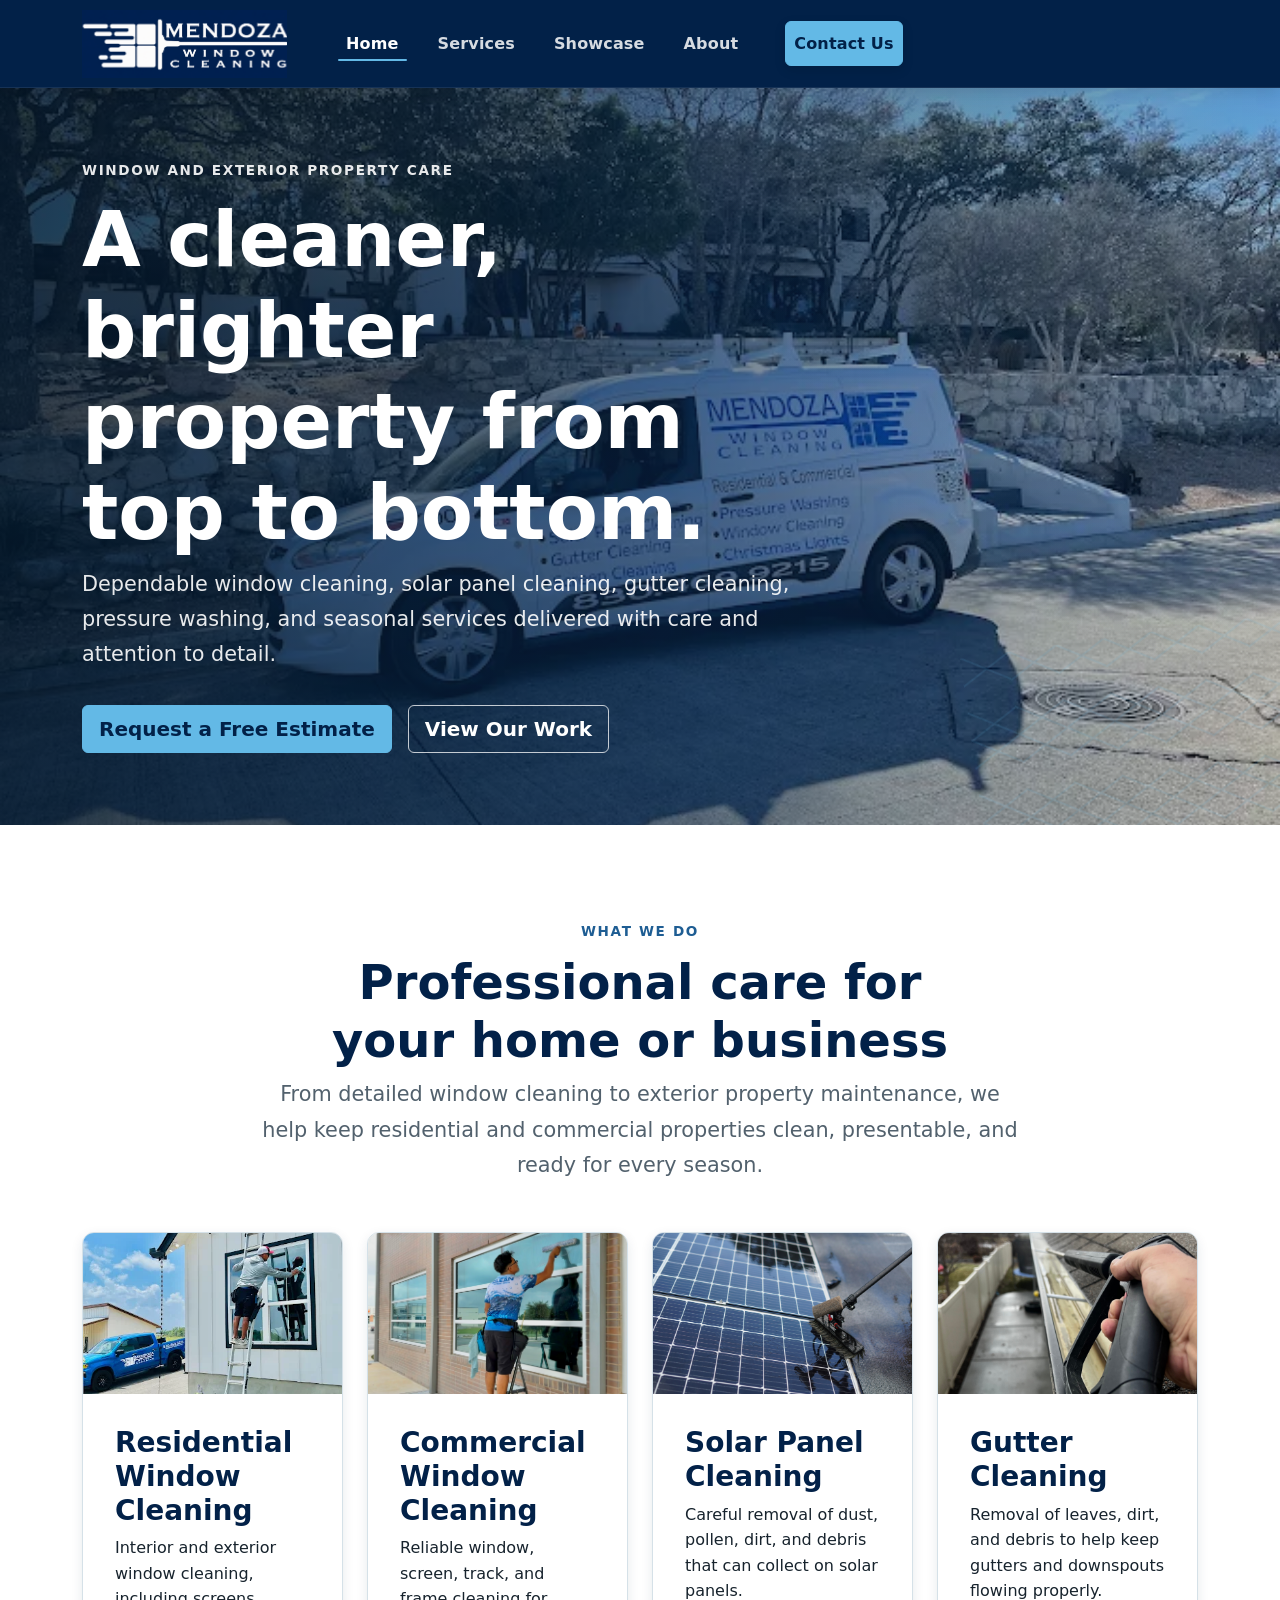
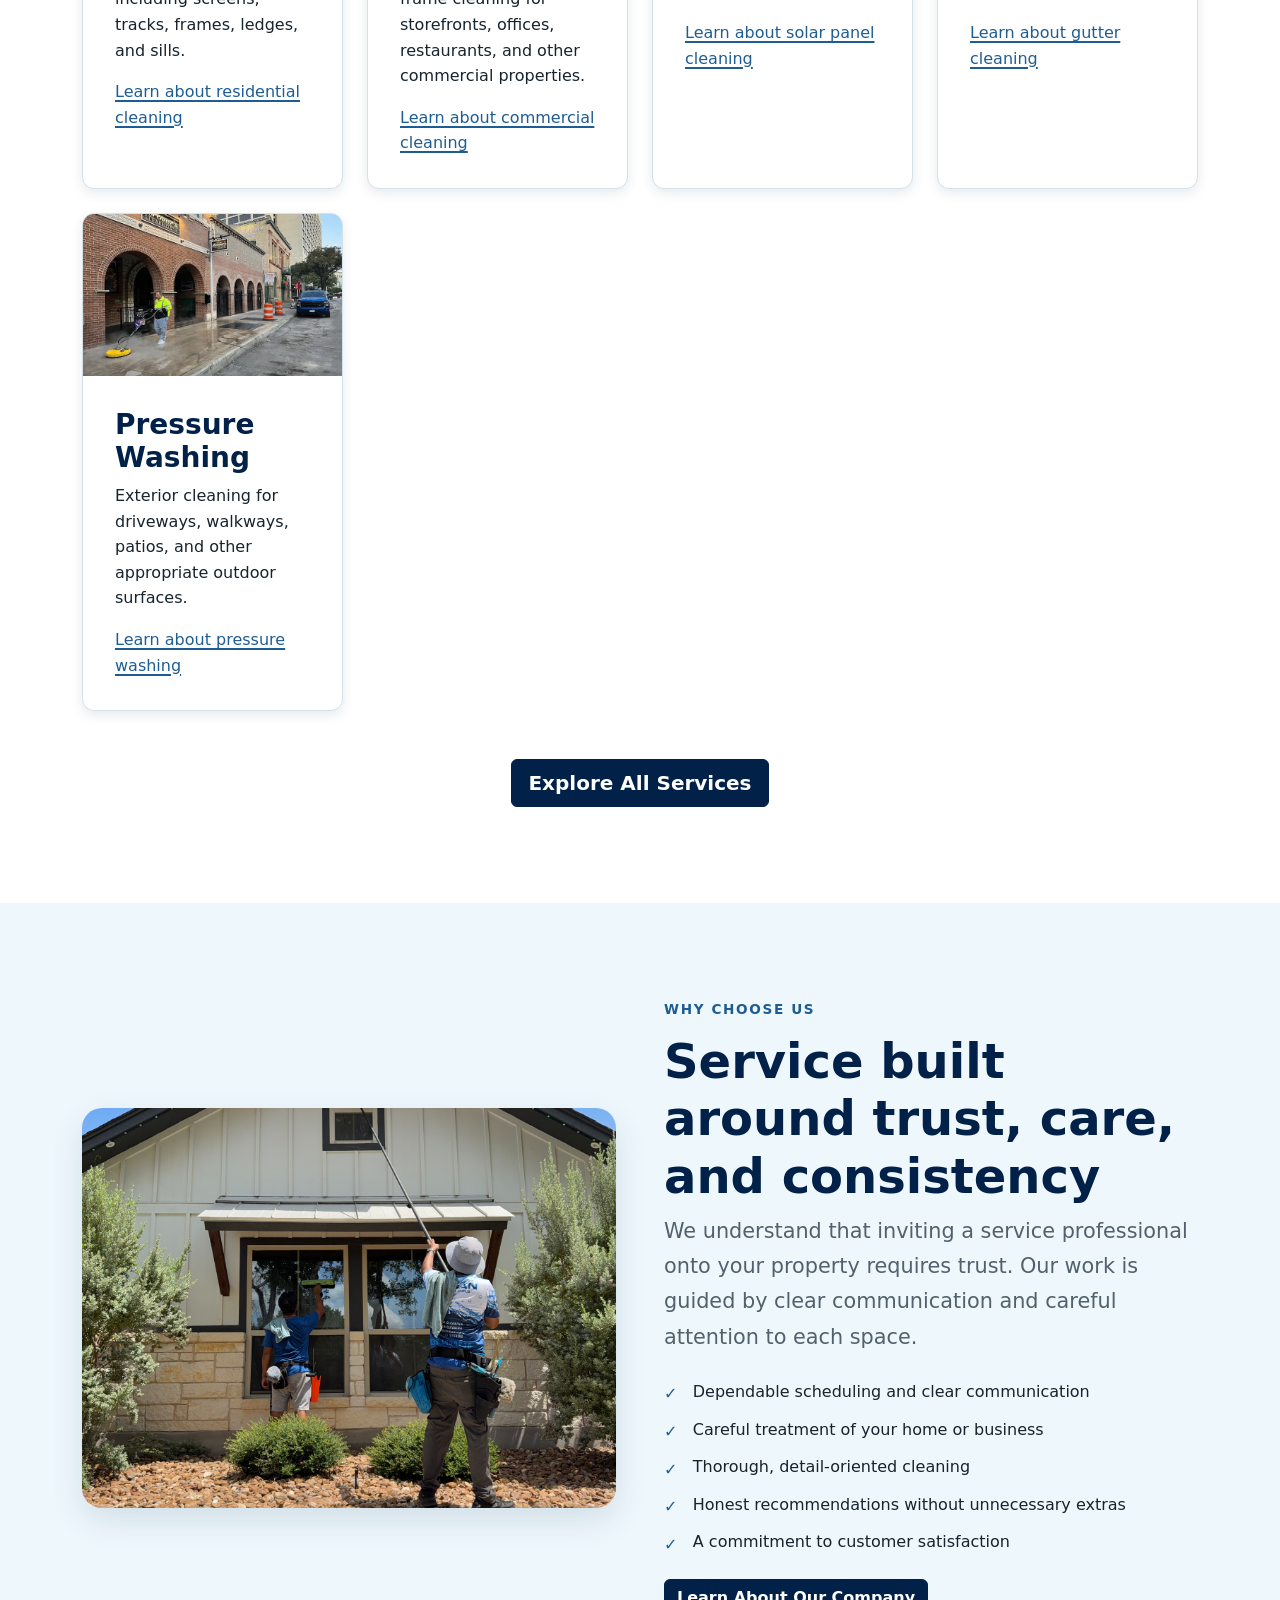
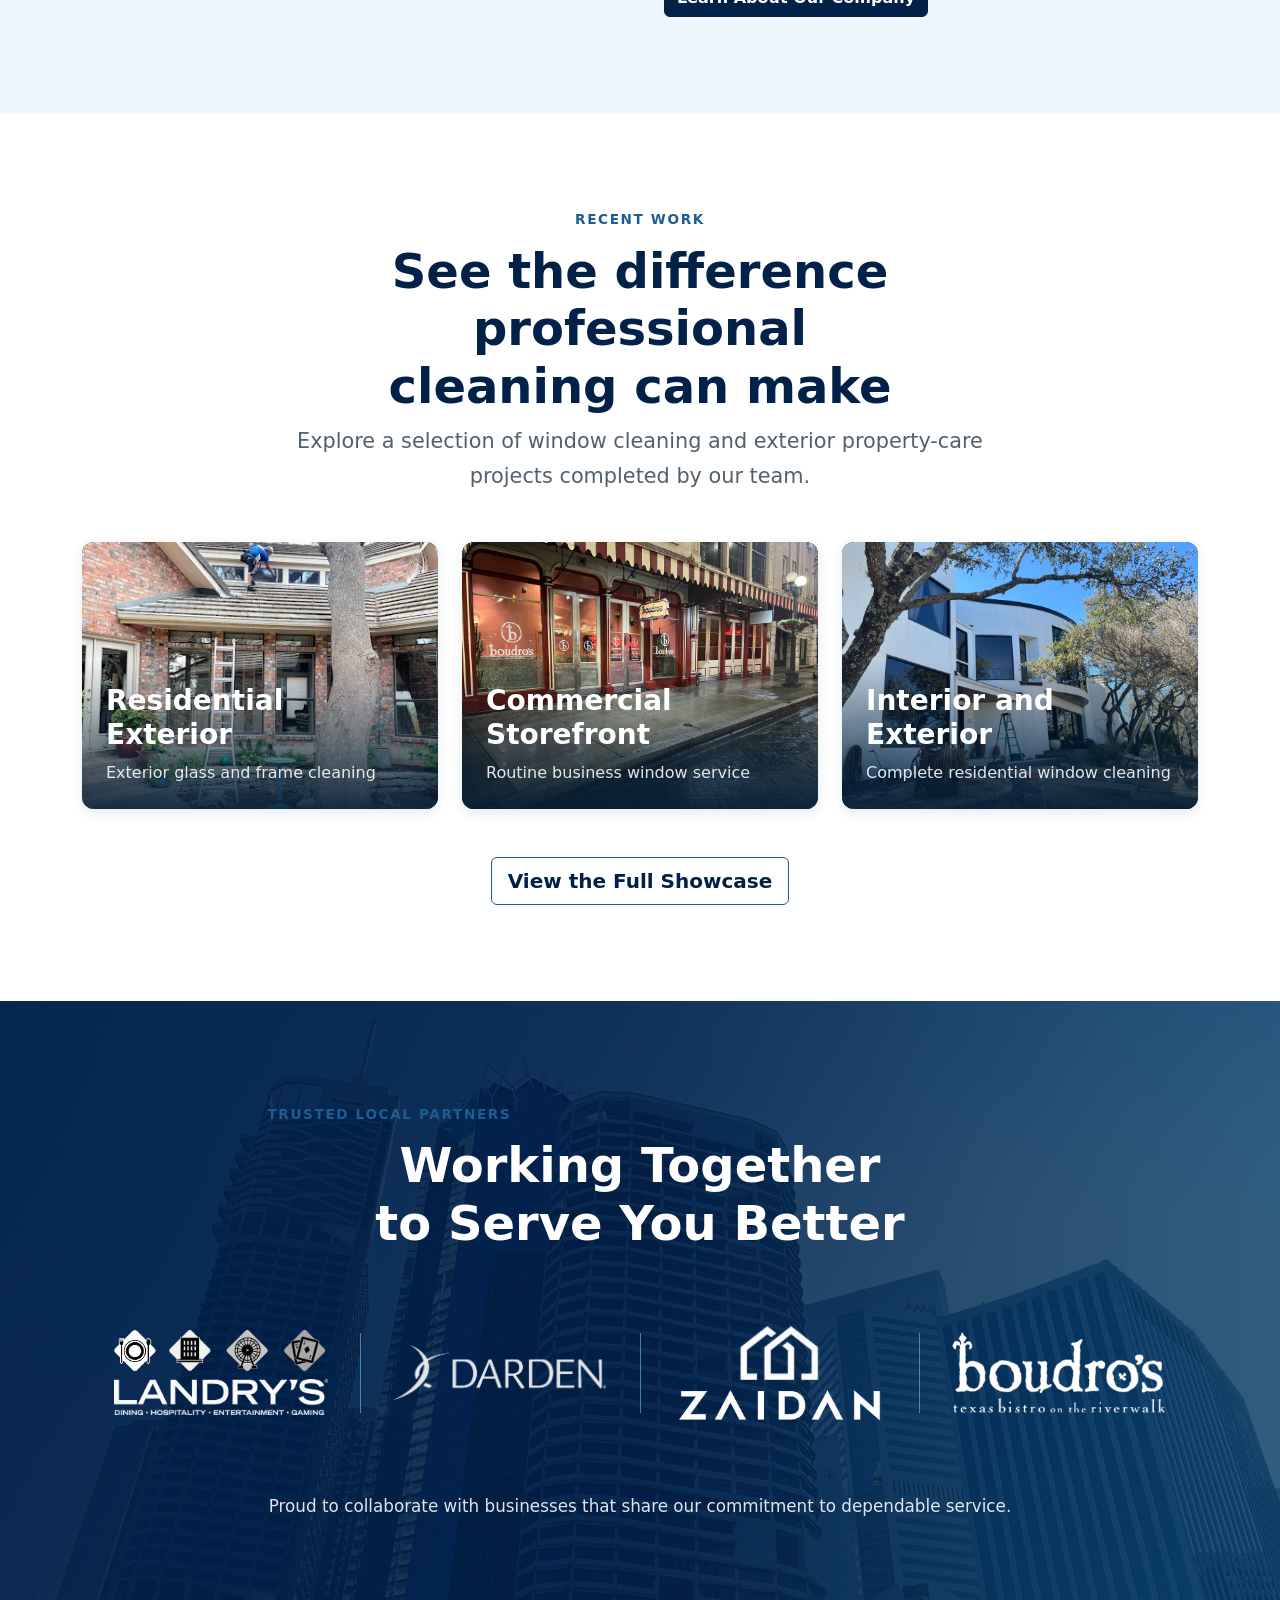
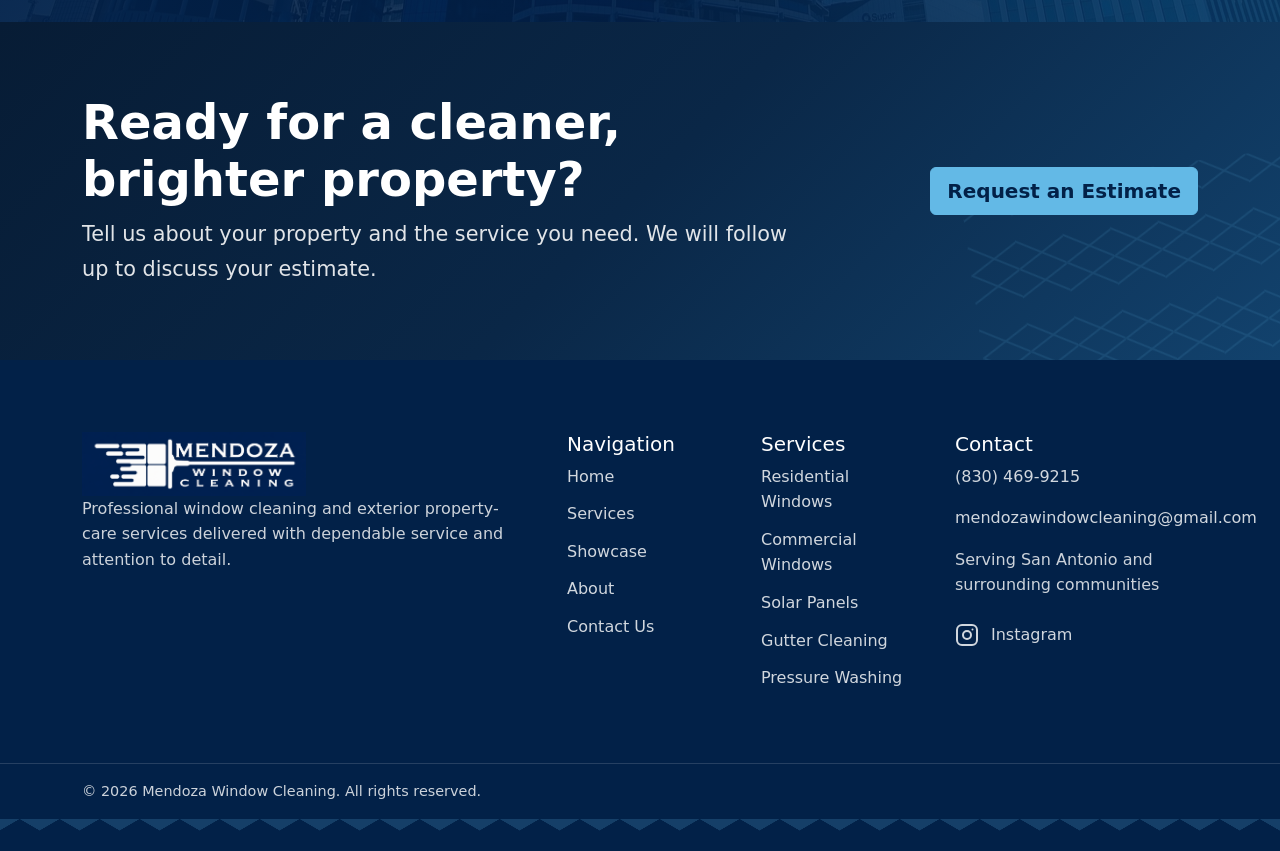
<file: index.html>
<!doctype html>
<html lang="en">
  <head>
    <meta charset="utf-8" />
    <meta name="viewport" content="width=device-width, initial-scale=1" />

    <meta
      name="description"
      content="Professional window cleaning, solar panel cleaning, gutter cleaning, pressure washing, window protection, and Christmas light installation in San Antonio and surrounding communities."
    />

    <meta name="robots" content="index, follow" />

    <meta property="og:type" content="website" />
    <meta property="og:title" content="Mendoza Window Cleaning" />

    <meta
      property="og:description"
      content="Professional window cleaning, exterior cleaning, and seasonal services delivered with dependable service and attention to detail."
    />

    <meta property="og:image" content="images/social/social-preview.webp" />

    <title>
      Mendoza Window Cleaning | Window and Exterior Cleaning Services
    </title>

    <link rel="icon" href="icons/favicon.svg" type="image/svg+xml" />

    <link
      rel="stylesheet"
      href="https://cdn.jsdelivr.net/npm/bootstrap@5.3.8/dist/css/bootstrap.min.css"
    />

    <link rel="stylesheet" href="css/styles.css" />
  </head>

  <body>
    <a class="skip-link" href="#main-content"> Skip to main content </a>

    <header>
      <nav
        class="navbar navbar-expand-lg navbar-dark site-navbar"
        aria-label="Primary navigation"
      >
        <div class="container">
          <a
            class="navbar-brand"
            href="index.html"
            aria-label="Mendoza Window Cleaning home"
          >
            <img
              src="images/logo/mendoza_business_logo3.png"
              alt="Mendoza Window Cleaning"
              width="224"
              height="64"
            />
          </a>

          <button
            class="navbar-toggler"
            type="button"
            data-bs-toggle="collapse"
            data-bs-target="#primary-navigation"
            aria-controls="primary-navigation"
            aria-expanded="false"
            aria-label="Open navigation menu"
          >
            <span class="navbar-toggler-icon"></span>
          </button>

          <div class="collapse navbar-collapse" id="primary-navigation">
            <ul class="navbar-nav">
              <li class="nav-item">
                <a class="nav-link" href="index.html" data-nav-link> Home </a>
              </li>

              <li class="nav-item">
                <a class="nav-link" href="services.html" data-nav-link>
                  Services
                </a>
              </li>

              <li class="nav-item">
                <a class="nav-link" href="showcase.html" data-nav-link>
                  Showcase
                </a>
              </li>

              <li class="nav-item">
                <a class="nav-link" href="about.html" data-nav-link> About </a>
              </li>

              <li class="nav-item ms-lg-2">
                <a
                  class="nav-link nav-contact-link"
                  href="contact.html"
                  data-nav-link
                >
                  Contact Us
                </a>
              </li>
            </ul>
          </div>
        </div>
      </nav>
    </header>

    <main id="main-content">
      <section class="hero hero--home honeycomb-accent">
        <div class="container">
          <div class="hero-content">
            <p class="section-eyebrow text-light-blue">
              Window and exterior property care
            </p>

            <h1>A cleaner, brighter property from top to bottom.</h1>

            <p class="lead">
              Dependable window cleaning, solar panel cleaning, gutter cleaning,
              pressure washing, and seasonal services delivered with care and
              attention to detail.
            </p>

            <div class="hero-actions">
              <a class="btn btn-brand btn-lg" href="contact.html">
                Request a Free Estimate
              </a>

              <a class="btn btn-white-outline btn-lg" href="showcase.html">
                View Our Work
              </a>
            </div>
          </div>
        </div>
      </section>

      <section class="site-section" aria-labelledby="services-heading">
        <div class="container">
          <div class="section-header">
            <p class="section-eyebrow">What we do</p>

            <h2 id="services-heading">
              Professional care for your home or business
            </h2>

            <p class="lead text-muted-custom">
              From detailed window cleaning to exterior property maintenance, we
              help keep residential and commercial properties clean,
              presentable, and ready for every season.
            </p>
          </div>

          <div class="row g-4">
            <div class="col-md-6 col-xl-3">
              <article class="service-card">
                <img
                  src="images/showcase/team_clean.jpg"
                  alt="Window-cleaning professional cleaning a residential window"
                  width="800"
                  height="500"
                  loading="lazy"
                />

                <div class="service-card__body">
                  <h3>Residential Window Cleaning</h3>

                  <p>
                    Interior and exterior window cleaning, including screens,
                    tracks, frames, ledges, and sills.
                  </p>

                  <a href="services.html#residential">
                    Learn about residential cleaning
                  </a>
                </div>
              </article>
            </div>

            <div class="col-md-6 col-xl-3">
              <article class="service-card">
                <img
                  src="images/services/Commercial_2.jpg"
                  alt="Clean windows on a commercial storefront"
                  width="800"
                  height="500"
                  loading="lazy"
                />

                <div class="service-card__body">
                  <h3>Commercial Window Cleaning</h3>

                  <p>
                    Reliable window, screen, track, and frame cleaning for
                    storefronts, offices, restaurants, and other commercial
                    properties.
                  </p>

                  <a href="services.html#commercial">
                    Learn about commercial cleaning
                  </a>
                </div>
              </article>
            </div>

            <div class="col-md-6 col-xl-3">
              <article class="service-card">
                <img
                  src="images/services/solar_panel_cleaning.jpg"
                  alt="Solar panels being professionally cleaned"
                  width="800"
                  height="500"
                  loading="lazy"
                />

                <div class="service-card__body">
                  <h3>Solar Panel Cleaning</h3>

                  <p>
                    Careful removal of dust, pollen, dirt, and debris that can
                    collect on solar panels.
                  </p>

                  <a href="services.html#solar-panels">
                    Learn about solar panel cleaning
                  </a>
                </div>
              </article>
            </div>

            <div class="col-md-6 col-xl-3">
              <article class="service-card">
                <img
                  src="images/services/gutter_cleaning_services.jpg"
                  alt="Residential gutter being professionally cleaned"
                  width="800"
                  height="500"
                  loading="lazy"
                />

                <div class="service-card__body">
                  <h3>Gutter Cleaning</h3>

                  <p>
                    Removal of leaves, dirt, and debris to help keep gutters and
                    downspouts flowing properly.
                  </p>

                  <a href="services.html#gutter-cleaning">
                    Learn about gutter cleaning
                  </a>
                </div>
              </article>
            </div>

            <div class="col-md-6 col-xl-3">
              <article class="service-card">
                <img
                  src="images/services/pressure_washing.png"
                  alt="Exterior surface being cleaned with pressure-washing equipment"
                  width="800"
                  height="500"
                  loading="lazy"
                />

                <div class="service-card__body">
                  <h3>Pressure Washing</h3>

                  <p>
                    Exterior cleaning for driveways, walkways, patios, and other
                    appropriate outdoor surfaces.
                  </p>

                  <a href="services.html#pressure-washing">
                    Learn about pressure washing
                  </a>
                </div>
              </article>
            </div>

            <!-- <div class="col-md-6 col-xl-3">
                        <article class="service-card">
                            <img src="images/services/window_protection_treatment.png"
                                alt="Water beading on professionally protected glass"
                                width="800"
                                height="500"
                                loading="lazy" />

                            <div class="service-card__body">
                                <h3>
                                    Window Protection
                                </h3>

                                <p>
                                    Optional treatments that help protect glass
                                    from mineral buildup, residue, and
                                    environmental exposure.
                                </p>

                                <a href="services.html#protection">
                                    Learn about window protection
                                </a>
                            </div>
                        </article>
                    </div> -->

            <!-- <div class="col-md-6 col-xl-3">
                        <article class="service-card">
                            <img src="images/services/christmas_lights.jpg"
                                alt="Professionally installed Christmas lights on a home"
                                width="800"
                                height="500"
                                loading="lazy" />

                            <div class="service-card__body">
                                <h3>
                                    Christmas Light Installation
                                </h3>

                                <p>
                                    Seasonal Christmas light installation that
                                    helps bring your holiday display to life.
                                </p>

                                <a href="services.html#christmas-lights">
                                    Learn about Christmas light installation
                                </a>
                            </div>
                        </article>
                    </div> -->
          </div>

          <div class="text-center mt-5">
            <a class="btn btn-brand-dark btn-lg" href="services.html">
              Explore All Services
            </a>
          </div>
        </div>
      </section>

      <section
        class="site-section section-soft-blue"
        aria-labelledby="why-us-heading"
      >
        <div class="container">
          <div class="row align-items-center g-5">
            <div class="col-lg-6">
              <img
                class="about-image"
                src="images/services/Residential.png"
                alt="Window-cleaning team working carefully at a property"
                width="1000"
                height="750"
                loading="lazy"
              />
            </div>

            <div class="col-lg-6">
              <p class="section-eyebrow">Why choose us</p>

              <h2 id="why-us-heading">
                Service built around trust, care, and consistency
              </h2>

              <p class="lead text-muted-custom">
                We understand that inviting a service professional onto your
                property requires trust. Our work is guided by clear
                communication and careful attention to each space.
              </p>

              <ul class="check-list">
                <li>Dependable scheduling and clear communication</li>

                <li>Careful treatment of your home or business</li>

                <li>Thorough, detail-oriented cleaning</li>

                <li>Honest recommendations without unnecessary extras</li>

                <li>A commitment to customer satisfaction</li>
              </ul>

              <a class="btn btn-brand-dark mt-4" href="about.html">
                Learn About Our Company
              </a>
            </div>
          </div>
        </div>
      </section>

      <section class="site-section" aria-labelledby="showcase-heading">
        <div class="container">
          <div class="section-header">
            <p class="section-eyebrow">Recent work</p>

            <h2 id="showcase-heading">
              See the difference professional cleaning can make
            </h2>

            <p class="lead text-muted-custom">
              Explore a selection of window cleaning and exterior property-care
              projects completed by our team.
            </p>
          </div>

          <div class="row g-4">
            <div class="col-md-4">
              <article class="gallery-card">
                <img
                  src="images/showcase/residential_exterior.png"
                  alt="Clean exterior windows on a residential home"
                  width="900"
                  height="675"
                  loading="lazy"
                />

                <div class="gallery-card__content">
                  <h3>Residential Exterior</h3>

                  <p>Exterior glass and frame cleaning</p>
                </div>
              </article>
            </div>

            <div class="col-md-4">
              <article class="gallery-card">
                <img
                  src="images/showcase/commercial_storefront2.jpg"
                  alt="Recently cleaned commercial storefront windows"
                  width="900"
                  height="675"
                  loading="lazy"
                />

                <div class="gallery-card__content">
                  <h3>Commercial Storefront</h3>

                  <p>Routine business window service</p>
                </div>
              </article>
            </div>

            <div class="col-md-4">
              <article class="gallery-card">
                <img
                  src="images/showcase/residential_showcase.jpg"
                  alt="Bright interior visible through clean windows"
                  width="900"
                  height="675"
                  loading="lazy"
                />

                <div class="gallery-card__content">
                  <h3>Interior and Exterior</h3>

                  <p>Complete residential window cleaning</p>
                </div>
              </article>
            </div>
          </div>

          <div class="text-center mt-5">
            <a class="btn btn-brand-outline btn-lg" href="showcase.html">
              View the Full Showcase
            </a>
          </div>
        </div>
      </section>

      <section class="partner-banner" aria-labelledby="partner-banner-heading">
        <div class="partner-banner__overlay" aria-hidden="true"></div>

        <div class="container partner-banner__content">
          <div class="partner-banner__header text-center">
            <p class="section-eyebrow text-light-blue">
              Trusted local partners
            </p>

            <h2 id="partner-banner-heading">
              Working Together to Serve You Better
            </h2>
          </div>

          <div
            class="partner-banner__logos"
            aria-label="Businesses partnered with Mendoza Window Cleaning"
          >
            <div class="partner-banner__logo">
              <img
                src="images/logo/landrys_logo_transparent.png"
                alt="Landry's Inc."
                width="565"
                height="225"
                loading="lazy"
              />
            </div>

            <div class="partner-banner__divider" aria-hidden="true"></div>

            <div class="partner-banner__logo">
              <img
                src="images/logo/darden_logo_transparent.png"
                alt="Darden"
                width="900"
                height="225"
                loading="lazy"
              />
            </div>

            <div class="partner-banner__divider" aria-hidden="true"></div>

            <div class="partner-banner__logo">
              <img
                src="images/logo/zaidan_construction_logo_transparent.png"
                alt="Zaidan Construction"
                width="720"
                height="720"
                loading="lazy"
              />
            </div>

            <div class="partner-banner__divider" aria-hidden="true"></div>

            <div class="partner-banner__logo">
              <img
                src="images/logo/boudros-logo.png"
                alt="Boudro's Texas Bistro"
                width="349"
                height="123"
                loading="lazy"
              />
            </div>
          </div>

          <p class="partner-banner__description text-center">
            Proud to collaborate with businesses that share our commitment to
            dependable service.
          </p>
        </div>
      </section>

      <section
        class="cta-section honeycomb-accent"
        aria-labelledby="home-cta-heading"
      >
        <div class="container">
          <div class="row align-items-center g-4">
            <div class="col-lg-8">
              <h2 id="home-cta-heading">
                Ready for a cleaner, brighter property?
              </h2>

              <p class="lead mb-0">
                Tell us about your property and the service you need. We will
                follow up to discuss your estimate.
              </p>
            </div>

            <div class="col-lg-4 text-lg-end">
              <a class="btn btn-brand btn-lg" href="contact.html">
                Request an Estimate
              </a>
            </div>
          </div>
        </div>
      </section>
    </main>

    <footer class="site-footer honeycomb-strip">
      <div class="site-footer__main">
        <div class="container">
          <div class="row g-5">
            <div class="col-lg-5">
              <img
                class="site-footer__logo"
                src="images/logo/mendoza_business_logo3.png"
                alt="Mendoza Window Cleaning"
                width="224"
                height="64"
                loading="lazy"
              />

              <p>
                Professional window cleaning and exterior property-care services
                delivered with dependable service and attention to detail.
              </p>
            </div>

            <div class="col-6 col-lg-2">
              <h2 class="h5">Navigation</h2>

              <ul class="footer-links">
                <li><a href="index.html">Home</a></li>
                <li><a href="services.html">Services</a></li>
                <li><a href="showcase.html">Showcase</a></li>
                <li><a href="about.html">About</a></li>
                <li><a href="contact.html">Contact Us</a></li>
              </ul>
            </div>

            <div class="col-6 col-lg-2">
              <h2 class="h5">Services</h2>

              <ul class="footer-links">
                <li>
                  <a href="services.html#residential"> Residential Windows </a>
                </li>
                <li>
                  <a href="services.html#commercial"> Commercial Windows </a>
                </li>
                <li>
                  <a href="services.html#solar-panels"> Solar Panels </a>
                </li>
                <li>
                  <a href="services.html#gutter-cleaning"> Gutter Cleaning </a>
                </li>
                <li>
                  <a href="services.html#pressure-washing">
                    Pressure Washing
                  </a>
                </li>

                <!--
                        <li>
                            <a href="services.html#protection">
                                Window Protection
                            </a>
                        </li>
                        <li>
                            <a href="services.html#christmas-lights">
                                Christmas Lights
                            </a>
                        </li>
                        -->
              </ul>
            </div>

            <div class="col-lg-3">
              <h2 class="h5">Contact</h2>

              <address>
                <p>
                  <a href="tel:+18304699215"> (830) 469-9215 </a>
                </p>

                <p>
                  <a href="mailto:mendozawindowcleaning@gmail.com">
                    mendozawindowcleaning@gmail.com
                  </a>
                </p>

                <p>Serving San Antonio and surrounding communities</p>

                <p class="footer-instagram">
                  <a
                    href="https://www.instagram.com/mendozawindowcleaning/"
                    target="_blank"
                    rel="noopener noreferrer"
                  >
                    <svg
                      class="instagram-icon"
                      viewBox="0 0 24 24"
                      fill="none"
                      stroke="currentColor"
                      stroke-width="2"
                      stroke-linecap="round"
                      stroke-linejoin="round"
                      aria-hidden="true"
                      focusable="false"
                    >
                      <rect x="2" y="2" width="20" height="20" rx="5" />
                      <circle cx="12" cy="12" r="4" />
                      <circle
                        cx="17.5"
                        cy="6.5"
                        r="1"
                        fill="currentColor"
                        stroke="none"
                      />
                    </svg>
                    <span>
                      Instagram
                      <span class="visually-hidden">
                        (opens in a new tab)
                      </span>
                    </span>
                  </a>
                </p>
              </address>
            </div>
          </div>
        </div>
      </div>

      <div class="site-footer__bottom">
        <div class="container">
          <p>
            &copy;
            <span data-current-year></span>
            Mendoza Window Cleaning. All rights reserved.
          </p>
        </div>
      </div>
    </footer>

    <script src="https://cdn.jsdelivr.net/npm/bootstrap@5.3.8/dist/js/bootstrap.bundle.min.js"></script>

    <script src="js/main.js"></script>
  </body>
</html>
</file>
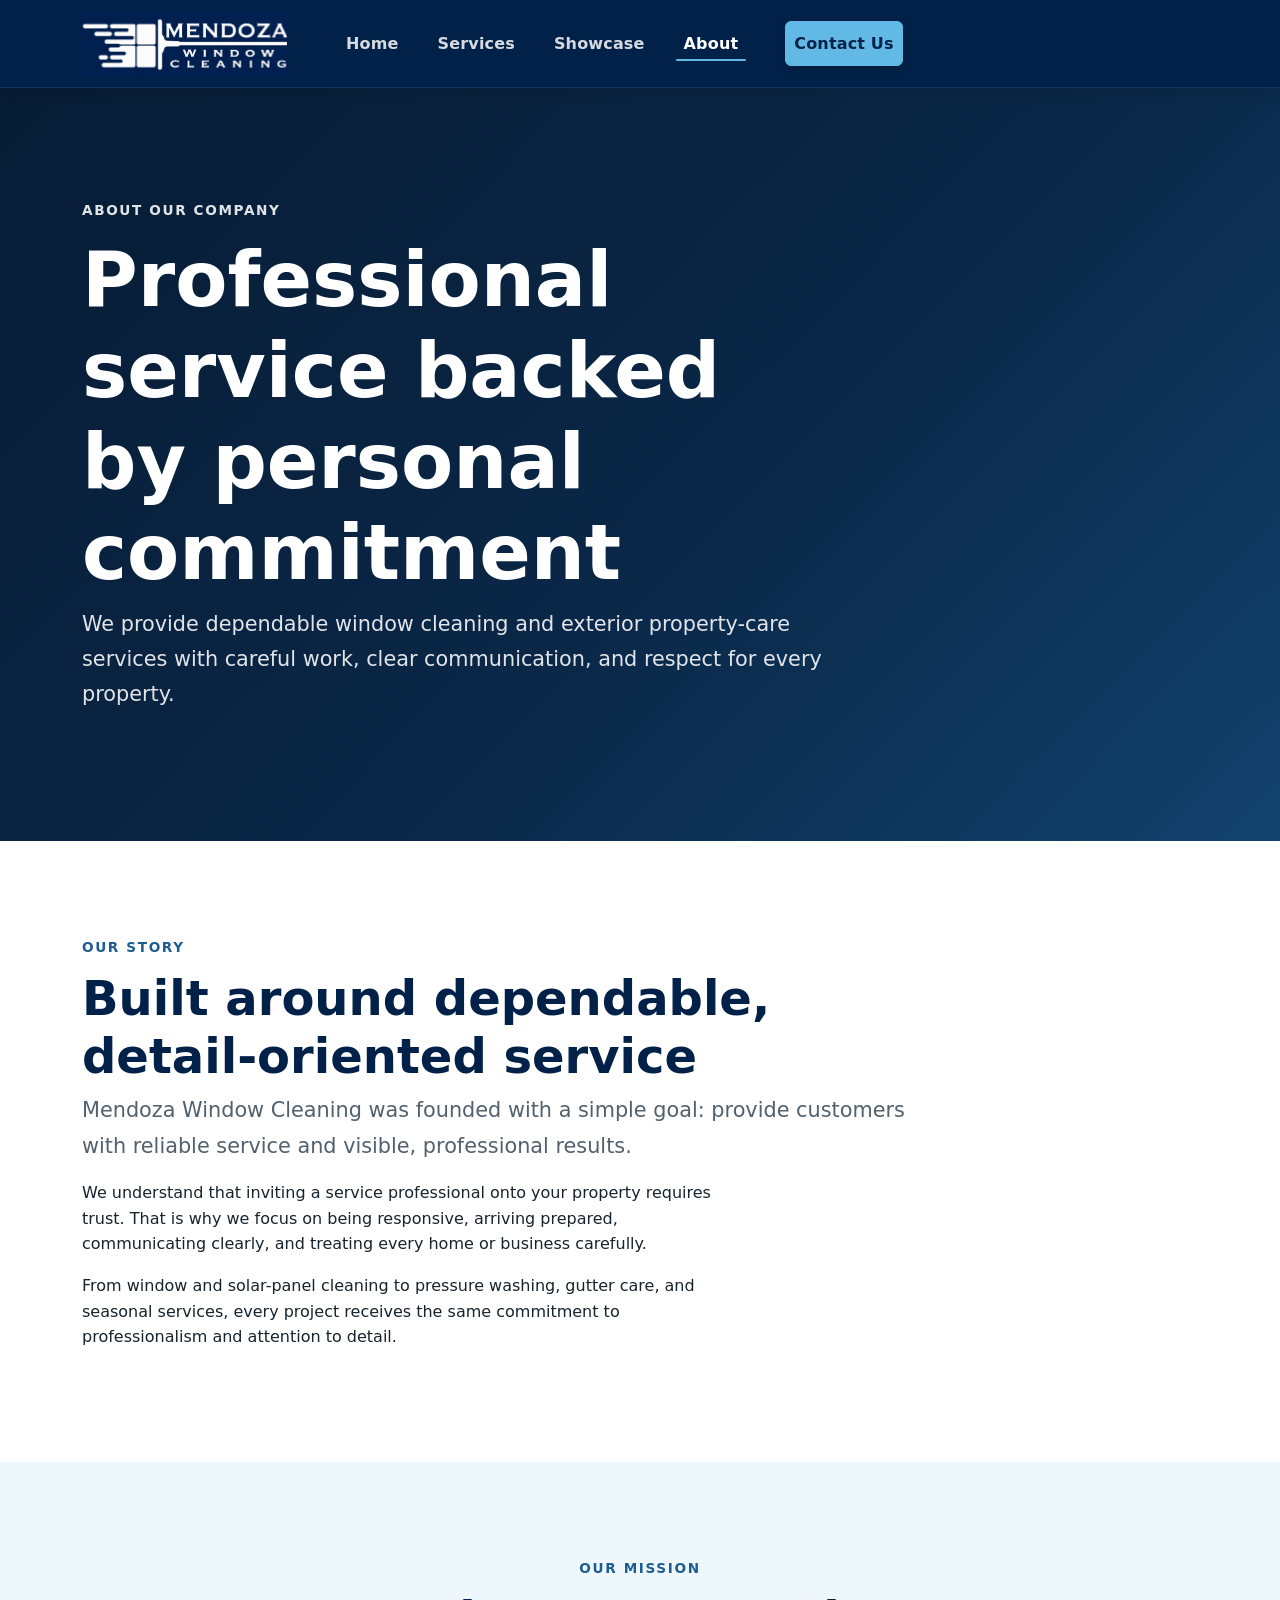
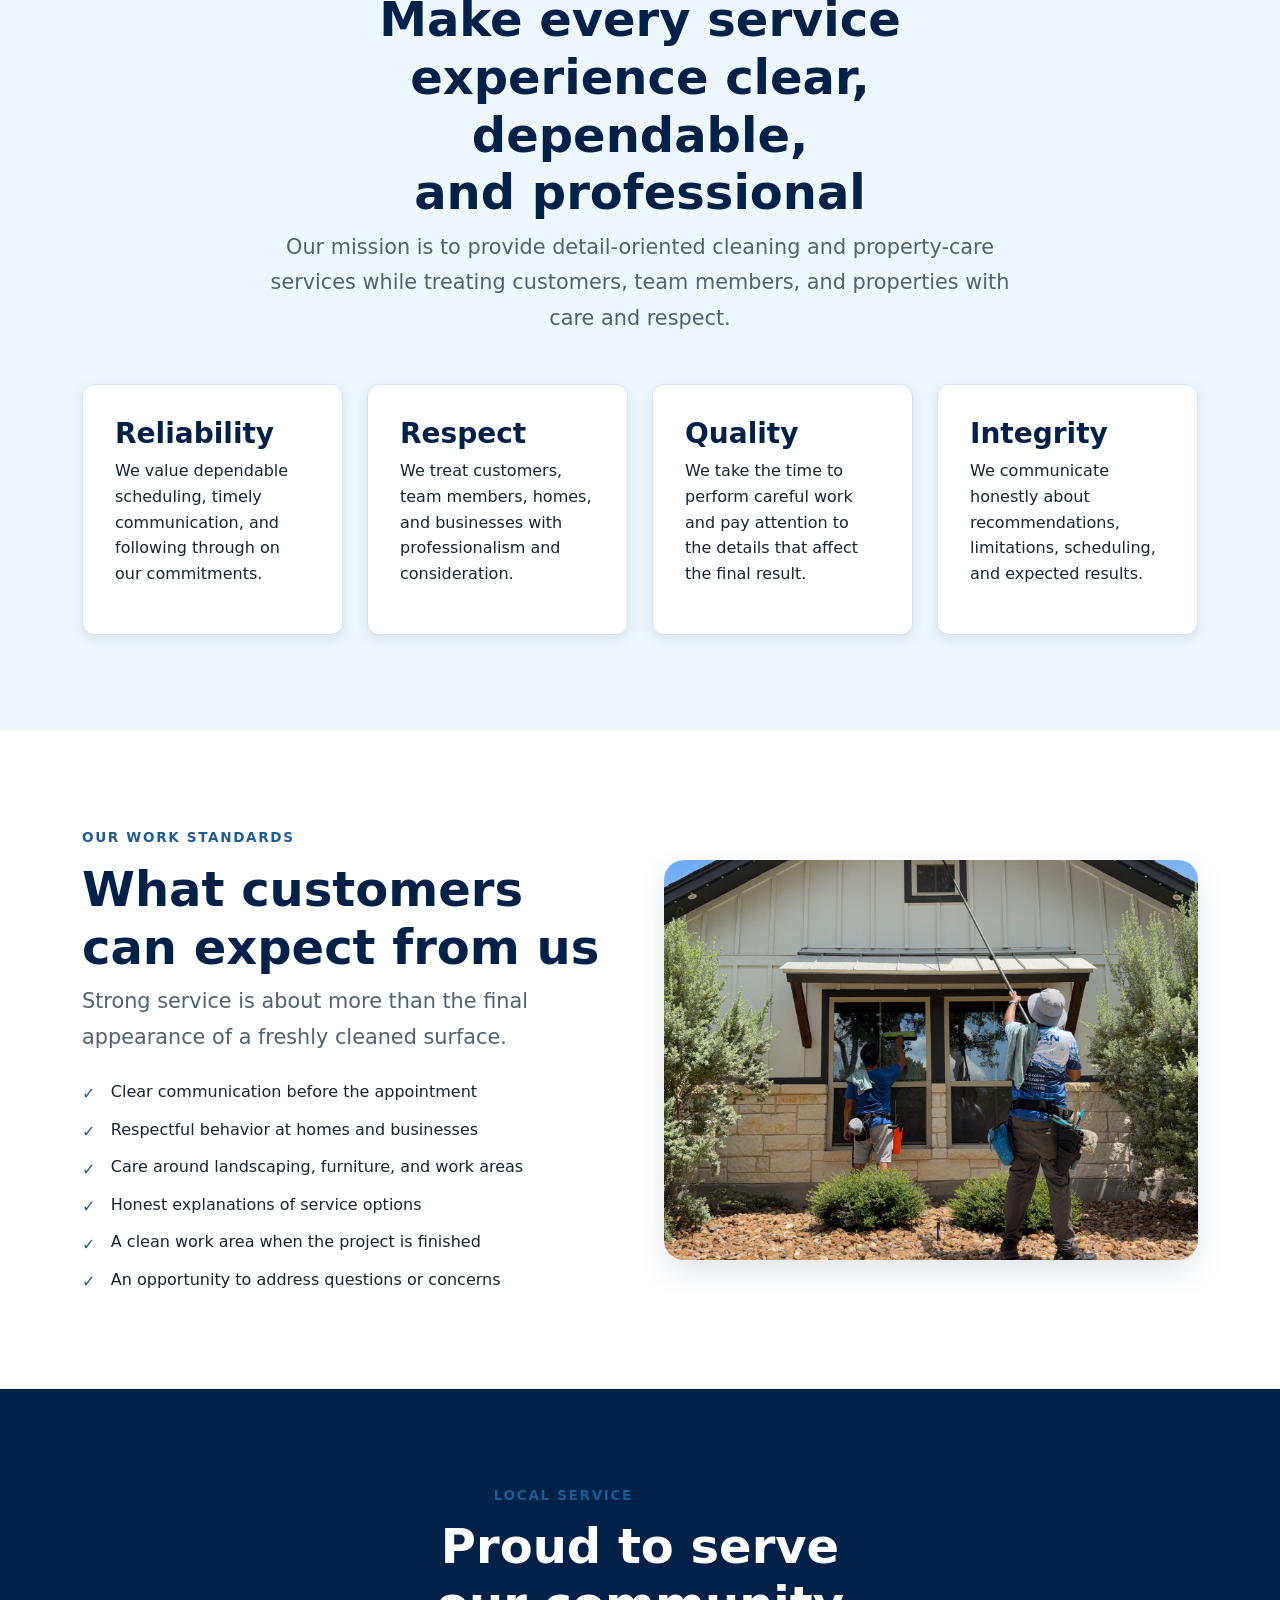
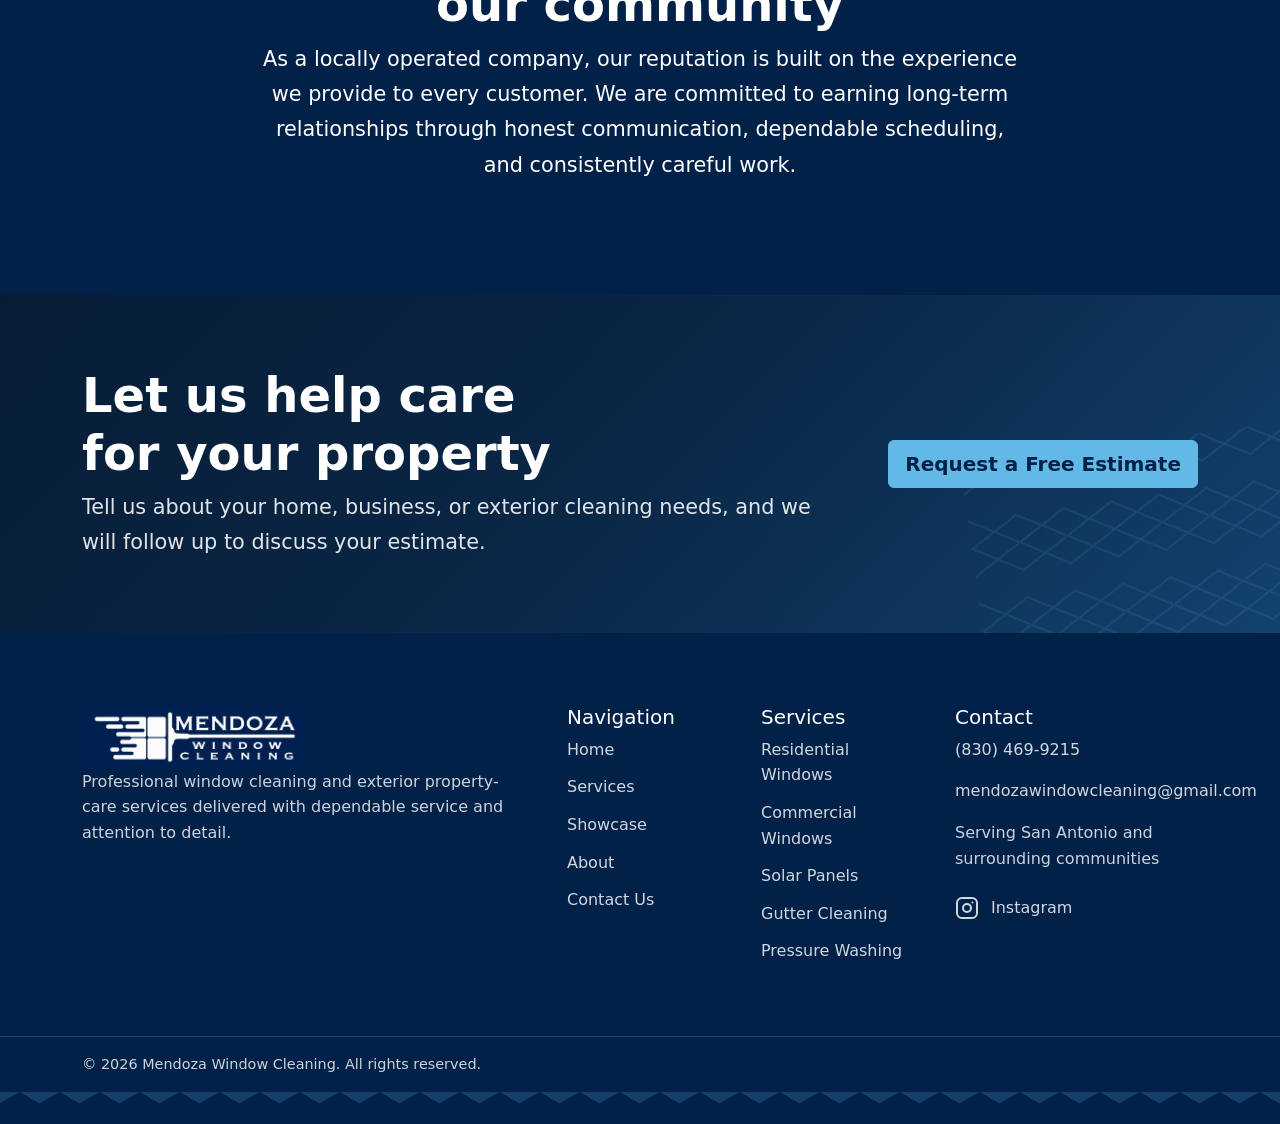
<file: about.html>
<!doctype html>
<html lang="en">
  <head>
    <meta charset="utf-8" />
    <meta name="viewport" content="width=device-width, initial-scale=1" />

    <meta
      name="description"
      content="Learn about Mendoza Window Cleaning, our service philosophy, business values, and commitment to dependable window cleaning and exterior property care."
    />

    <meta name="robots" content="index, follow" />

    <meta property="og:type" content="website" />
    <meta property="og:title" content="About Us | Mendoza Window Cleaning" />

    <meta
      property="og:description"
      content="Learn about our commitment to reliable service, careful work, honest communication, and respectful property care."
    />

    <meta property="og:image" content="images/social/social-preview.webp" />

    <title>About Us | Mendoza Window Cleaning</title>

    <link rel="icon" href="icons/favicon.svg" type="image/svg+xml" />

    <link
      rel="stylesheet"
      href="https://cdn.jsdelivr.net/npm/bootstrap@5.3.8/dist/css/bootstrap.min.css"
    />

    <link rel="stylesheet" href="css/styles.css" />
  </head>

  <body>
    <a class="skip-link" href="#main-content"> Skip to main content </a>

    <header>
      <nav
        class="navbar navbar-expand-lg navbar-dark site-navbar"
        aria-label="Primary navigation"
      >
        <div class="container">
          <a
            class="navbar-brand"
            href="index.html"
            aria-label="Mendoza Window Cleaning home"
          >
            <img
              src="images/logo/mendoza_business_logo3.png"
              alt="Mendoza Window Cleaning"
              width="224"
              height="64"
            />
          </a>

          <button
            class="navbar-toggler"
            type="button"
            data-bs-toggle="collapse"
            data-bs-target="#primary-navigation"
            aria-controls="primary-navigation"
            aria-expanded="false"
            aria-label="Open navigation menu"
          >
            <span class="navbar-toggler-icon"></span>
          </button>

          <div class="collapse navbar-collapse" id="primary-navigation">
            <ul class="navbar-nav">
              <li class="nav-item">
                <a class="nav-link" href="index.html" data-nav-link> Home </a>
              </li>

              <li class="nav-item">
                <a class="nav-link" href="services.html" data-nav-link>
                  Services
                </a>
              </li>

              <li class="nav-item">
                <a class="nav-link" href="showcase.html" data-nav-link>
                  Showcase
                </a>
              </li>

              <li class="nav-item">
                <a class="nav-link" href="about.html" data-nav-link> About </a>
              </li>

              <li class="nav-item ms-lg-2">
                <a
                  class="nav-link nav-contact-link"
                  href="contact.html"
                  data-nav-link
                >
                  Contact Us
                </a>
              </li>
            </ul>
          </div>
        </div>
      </nav>
    </header>

    <main id="main-content">
      <section class="page-hero honeycomb-accent">
        <div class="container">
          <div class="content-narrow">
            <p class="section-eyebrow text-light-blue">About our company</p>

            <h1>Professional service backed by personal commitment</h1>

            <p class="lead">
              We provide dependable window cleaning and exterior property-care
              services with careful work, clear communication, and respect for
              every property.
            </p>
          </div>
        </div>
      </section>

      <section class="site-section" aria-labelledby="story-heading">
        <div class="container">
          <div class="row align-items-center g-5">
            <!-- Temporarily removing the owner image
            <div class="col-lg-6">
                <img class="about-image"
                    src="images/about/owner.webp"
                    alt="Owner of Mendoza Window Cleaning"
                    width="1000"
                    height="750" />
            </div>
            -->

            <div class="col-lg-12">
              <p class="section-eyebrow">Our story</p>

              <h2 id="story-heading">
                Built around dependable, detail-oriented service
              </h2>

              <p class="lead text-muted-custom">
                Mendoza Window Cleaning was founded with a simple goal: provide
                customers with reliable service and visible, professional
                results.
              </p>

              <p>
                We understand that inviting a service professional onto your
                property requires trust. That is why we focus on being
                responsive, arriving prepared, communicating clearly, and
                treating every home or business carefully.
              </p>

              <p>
                From window and solar-panel cleaning to pressure washing, gutter
                care, and seasonal services, every project receives the same
                commitment to professionalism and attention to detail.
              </p>
            </div>
          </div>
        </div>
      </section>

      <section
        class="site-section section-soft-blue"
        aria-labelledby="mission-heading"
      >
        <div class="container">
          <div class="section-header">
            <p class="section-eyebrow">Our mission</p>

            <h2 id="mission-heading">
              Make every service experience clear, dependable, and professional
            </h2>

            <p class="lead text-muted-custom">
              Our mission is to provide detail-oriented cleaning and
              property-care services while treating customers, team members, and
              properties with care and respect.
            </p>
          </div>

          <div class="row g-4">
            <div class="col-md-6 col-xl-3">
              <article class="value-card">
                <div class="value-card__body">
                  <h3>Reliability</h3>

                  <p>
                    We value dependable scheduling, timely communication, and
                    following through on our commitments.
                  </p>
                </div>
              </article>
            </div>

            <div class="col-md-6 col-xl-3">
              <article class="value-card">
                <div class="value-card__body">
                  <h3>Respect</h3>

                  <p>
                    We treat customers, team members, homes, and businesses with
                    professionalism and consideration.
                  </p>
                </div>
              </article>
            </div>

            <div class="col-md-6 col-xl-3">
              <article class="value-card">
                <div class="value-card__body">
                  <h3>Quality</h3>

                  <p>
                    We take the time to perform careful work and pay attention
                    to the details that affect the final result.
                  </p>
                </div>
              </article>
            </div>

            <div class="col-md-6 col-xl-3">
              <article class="value-card">
                <div class="value-card__body">
                  <h3>Integrity</h3>

                  <p>
                    We communicate honestly about recommendations, limitations,
                    scheduling, and expected results.
                  </p>
                </div>
              </article>
            </div>
          </div>
        </div>
      </section>

      <section class="site-section" aria-labelledby="standards-heading">
        <div class="container">
          <div class="row align-items-center g-5">
            <div class="col-lg-6 order-lg-2">
              <img
                class="about-image"
                src="images/services/Residential.png"
                alt="Mendoza Window Cleaning professional carefully working at a property"
                width="1000"
                height="750"
                loading="lazy"
              />
            </div>

            <div class="col-lg-6 order-lg-1">
              <p class="section-eyebrow">Our work standards</p>

              <h2 id="standards-heading">What customers can expect from us</h2>

              <p class="lead text-muted-custom">
                Strong service is about more than the final appearance of a
                freshly cleaned surface.
              </p>

              <ul class="check-list">
                <li>Clear communication before the appointment</li>

                <li>Respectful behavior at homes and businesses</li>

                <li>Care around landscaping, furniture, and work areas</li>

                <li>Honest explanations of service options</li>

                <li>A clean work area when the project is finished</li>

                <li>An opportunity to address questions or concerns</li>
              </ul>
            </div>
          </div>
        </div>
      </section>

      <section
        class="site-section section-dark honeycomb-accent"
        aria-labelledby="community-heading"
      >
        <div class="container">
          <div class="content-narrow content-centered text-center">
            <p class="section-eyebrow text-light-blue">Local service</p>

            <h2 id="community-heading">Proud to serve our community</h2>

            <p class="lead content-centered">
              As a locally operated company, our reputation is built on the
              experience we provide to every customer. We are committed to
              earning long-term relationships through honest communication,
              dependable scheduling, and consistently careful work.
            </p>
          </div>
        </div>
      </section>

      <section
        class="cta-section honeycomb-accent"
        aria-labelledby="about-cta-heading"
      >
        <div class="container">
          <div class="row align-items-center g-4">
            <div class="col-lg-8">
              <h2 id="about-cta-heading">Let us help care for your property</h2>

              <p class="lead mb-0">
                Tell us about your home, business, or exterior cleaning needs,
                and we will follow up to discuss your estimate.
              </p>
            </div>

            <div class="col-lg-4 text-lg-end">
              <a class="btn btn-brand btn-lg" href="contact.html">
                Request a Free Estimate
              </a>
            </div>
          </div>
        </div>
      </section>
    </main>

    <footer class="site-footer honeycomb-strip">
      <div class="site-footer__main">
        <div class="container">
          <div class="row g-5">
            <div class="col-lg-5">
              <img
                class="site-footer__logo"
                src="images/logo/mendoza_business_logo3.png"
                alt="Mendoza Window Cleaning"
                width="224"
                height="64"
                loading="lazy"
              />

              <p>
                Professional window cleaning and exterior property-care services
                delivered with dependable service and attention to detail.
              </p>
            </div>

            <div class="col-6 col-lg-2">
              <h2 class="h5">Navigation</h2>

              <ul class="footer-links">
                <li><a href="index.html">Home</a></li>
                <li><a href="services.html">Services</a></li>
                <li><a href="showcase.html">Showcase</a></li>
                <li><a href="about.html">About</a></li>
                <li><a href="contact.html">Contact Us</a></li>
              </ul>
            </div>

            <div class="col-6 col-lg-2">
              <h2 class="h5">Services</h2>

              <ul class="footer-links">
                <li>
                  <a href="services.html#residential"> Residential Windows </a>
                </li>
                <li>
                  <a href="services.html#commercial"> Commercial Windows </a>
                </li>
                <li>
                  <a href="services.html#solar-panels"> Solar Panels </a>
                </li>
                <li>
                  <a href="services.html#gutter-cleaning"> Gutter Cleaning </a>
                </li>
                <li>
                  <a href="services.html#pressure-washing">
                    Pressure Washing
                  </a>
                </li>

                <!--
                        <li>
                            <a href="services.html#protection">
                                Window Protection
                            </a>
                        </li>
                        <li>
                            <a href="services.html#christmas-lights">
                                Christmas Lights
                            </a>
                        </li>
                        -->
              </ul>
            </div>

            <div class="col-lg-3">
              <h2 class="h5">Contact</h2>

              <address>
                <p>
                  <a href="tel:+18304699215"> (830) 469-9215 </a>
                </p>

                <p>
                  <a href="mailto:mendozawindowcleaning@gmail.com">
                    mendozawindowcleaning@gmail.com
                  </a>
                </p>

                <p>Serving San Antonio and surrounding communities</p>

                <p class="footer-instagram">
                  <a
                    href="https://www.instagram.com/mendozawindowcleaning/"
                    target="_blank"
                    rel="noopener noreferrer"
                  >
                    <svg
                      class="instagram-icon"
                      viewBox="0 0 24 24"
                      fill="none"
                      stroke="currentColor"
                      stroke-width="2"
                      stroke-linecap="round"
                      stroke-linejoin="round"
                      aria-hidden="true"
                      focusable="false"
                    >
                      <rect x="2" y="2" width="20" height="20" rx="5" />
                      <circle cx="12" cy="12" r="4" />
                      <circle
                        cx="17.5"
                        cy="6.5"
                        r="1"
                        fill="currentColor"
                        stroke="none"
                      />
                    </svg>
                    <span>
                      Instagram
                      <span class="visually-hidden">
                        (opens in a new tab)
                      </span>
                    </span>
                  </a>
                </p>
              </address>
            </div>
          </div>
        </div>
      </div>

      <div class="site-footer__bottom">
        <div class="container">
          <p>
            &copy;
            <span data-current-year></span>
            Mendoza Window Cleaning. All rights reserved.
          </p>
        </div>
      </div>
    </footer>

    <script src="https://cdn.jsdelivr.net/npm/bootstrap@5.3.8/dist/js/bootstrap.bundle.min.js"></script>

    <script src="js/main.js"></script>
  </body>
</html>
</file>
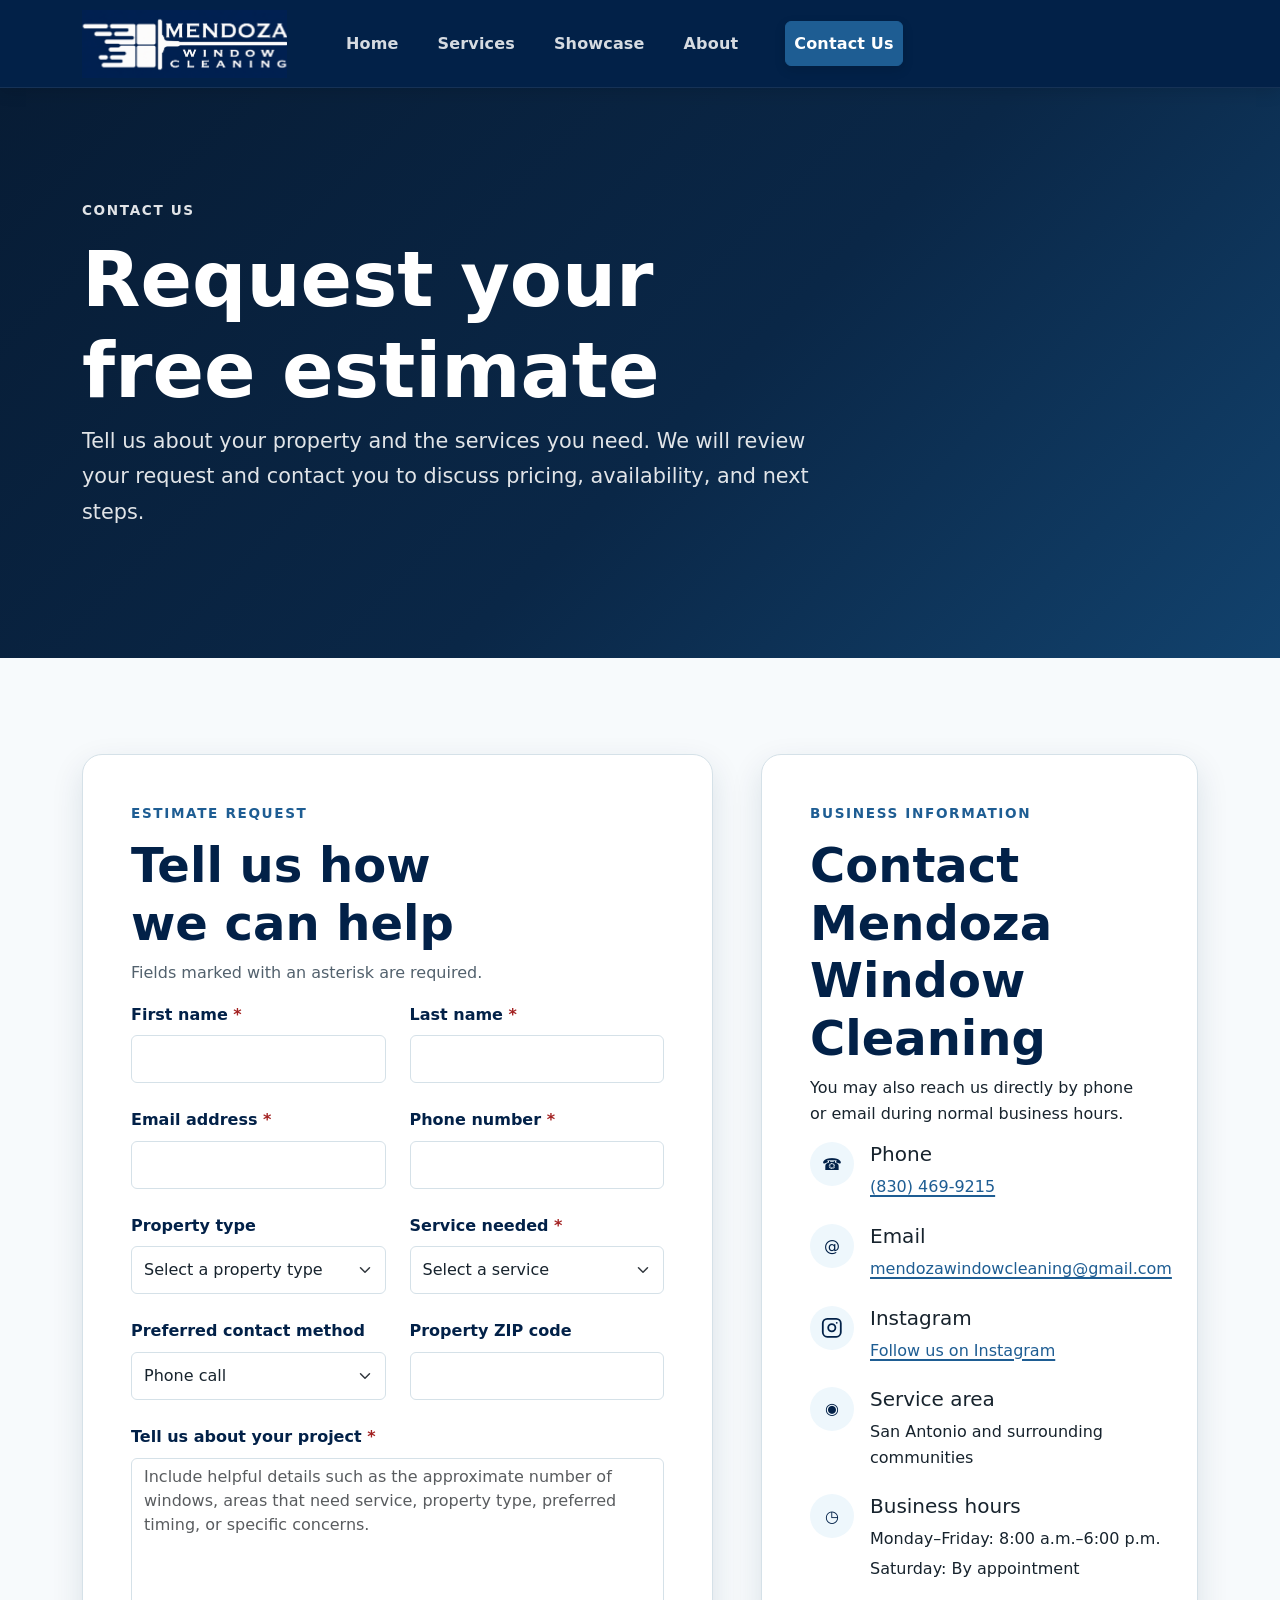
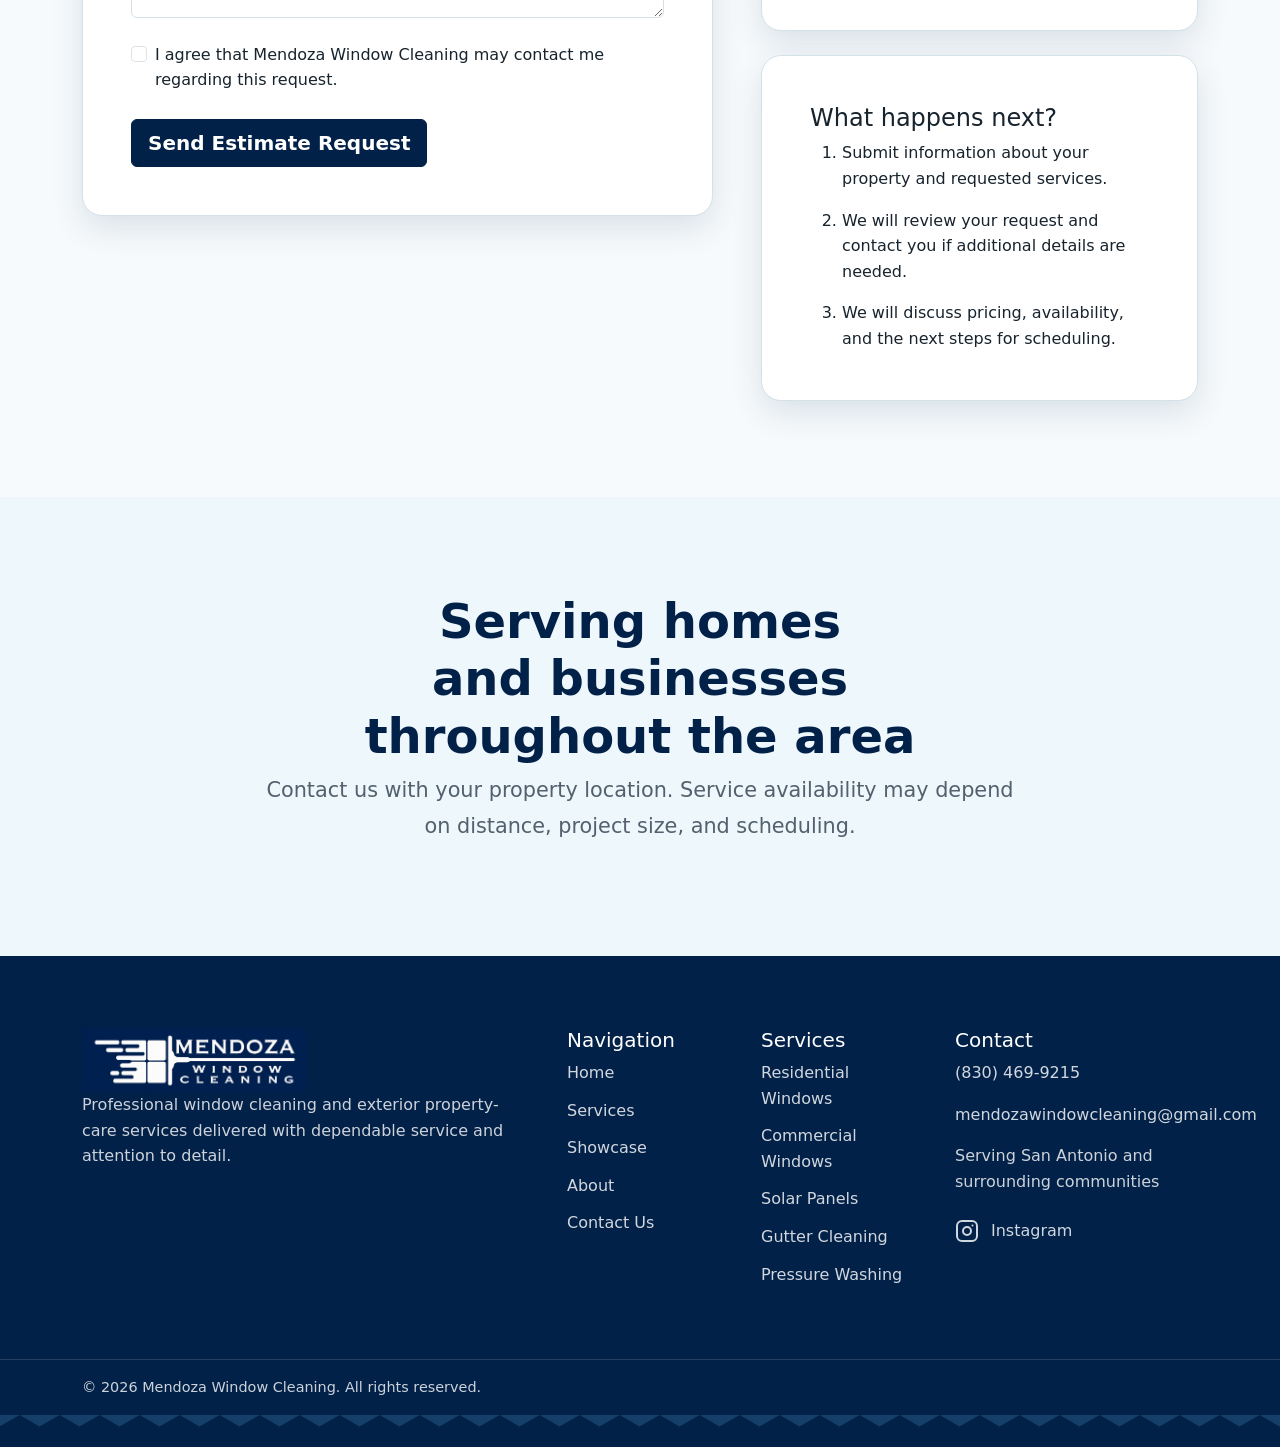
<file: contact.html>
<!doctype html>
<html lang="en">
  <head>
    <meta charset="utf-8" />
    <meta name="viewport" content="width=device-width, initial-scale=1" />
    <meta
      name="description"
      content="Contact Mendoza Window Cleaning to request a free estimate for window cleaning, solar-panel cleaning, gutter cleaning, pressure washing, window protection, and seasonal services."
    />
    <meta name="robots" content="index, follow" />
    <meta property="og:type" content="website" />
    <meta property="og:title" content="Contact Us | Mendoza Window Cleaning" />
    <meta
      property="og:description"
      content="Request a free estimate for professional window cleaning and exterior property-care services in San Antonio and surrounding communities."
    />
    <meta property="og:image" content="images/social/social-preview.webp" />
    <title>Contact Us | Mendoza Window Cleaning</title>
    <link rel="icon" href="icons/favicon.svg" type="image/svg+xml" />
    <link
      rel="stylesheet"
      href="https://cdn.jsdelivr.net/npm/bootstrap@5.3.8/dist/css/bootstrap.min.css"
    />
    <link rel="stylesheet" href="css/styles.css" />
  </head>

  <body>
    <a class="skip-link" href="#main-content">Skip to main content</a>

    <header>
      <nav
        class="navbar navbar-expand-lg navbar-dark site-navbar"
        aria-label="Primary navigation"
      >
        <div class="container">
          <a
            class="navbar-brand"
            href="index.html"
            aria-label="Mendoza Window Cleaning home"
          >
            <img
              src="images/logo/mendoza_business_logo3.png"
              alt="Mendoza Window Cleaning"
              width="224"
              height="64"
            />
          </a>

          <button
            class="navbar-toggler"
            type="button"
            data-bs-toggle="collapse"
            data-bs-target="#primary-navigation"
            aria-controls="primary-navigation"
            aria-expanded="false"
            aria-label="Open navigation menu"
          >
            <span class="navbar-toggler-icon"></span>
          </button>

          <div class="collapse navbar-collapse" id="primary-navigation">
            <ul class="navbar-nav">
              <li class="nav-item">
                <a class="nav-link" href="index.html" data-nav-link>Home</a>
              </li>
              <li class="nav-item">
                <a class="nav-link" href="services.html" data-nav-link
                  >Services</a
                >
              </li>
              <li class="nav-item">
                <a class="nav-link" href="showcase.html" data-nav-link
                  >Showcase</a
                >
              </li>
              <li class="nav-item">
                <a class="nav-link" href="about.html" data-nav-link>About</a>
              </li>
              <li class="nav-item ms-lg-2">
                <a
                  class="nav-link nav-contact-link"
                  href="contact.html"
                  data-nav-link
                  >Contact Us</a
                >
              </li>
            </ul>
          </div>
        </div>
      </nav>
    </header>

    <main id="main-content">
      <section class="page-hero honeycomb-accent">
        <div class="container">
          <div class="content-narrow">
            <p class="section-eyebrow text-light-blue">Contact us</p>
            <h1>Request your free estimate</h1>
            <p class="lead">
              Tell us about your property and the services you need. We will
              review your request and contact you to discuss pricing,
              availability, and next steps.
            </p>
          </div>
        </div>
      </section>

      <section
        class="site-section section-light"
        aria-labelledby="contact-heading"
      >
        <div class="container">
          <div class="row g-5">
            <div class="col-lg-7">
              <div class="contact-card">
                <p class="section-eyebrow">Estimate request</p>
                <h2 id="contact-heading">Tell us how we can help</h2>
                <p class="text-muted-custom">
                  Fields marked with an asterisk are required.
                </p>

                <form
                  action="https://formspree.io/f/xkodbwoa"
                  method="post"
                  data-contact-form
                  novalidate
                >
                  <input
                    type="hidden"
                    name="_subject"
                    value="New Mendoza Window Cleaning Estimate Request"
                  />

                  <div class="row g-4">
                    <div class="col-md-6">
                      <label class="form-label" for="first-name">
                        First name
                        <span class="required-indicator" aria-hidden="true"
                          >*</span
                        >
                      </label>
                      <input
                        class="form-control"
                        id="first-name"
                        name="firstName"
                        type="text"
                        autocomplete="given-name"
                        required
                      />
                      <div class="invalid-feedback">Enter your first name.</div>
                    </div>

                    <div class="col-md-6">
                      <label class="form-label" for="last-name">
                        Last name
                        <span class="required-indicator" aria-hidden="true"
                          >*</span
                        >
                      </label>
                      <input
                        class="form-control"
                        id="last-name"
                        name="lastName"
                        type="text"
                        autocomplete="family-name"
                        required
                      />
                      <div class="invalid-feedback">Enter your last name.</div>
                    </div>

                    <div class="col-md-6">
                      <label class="form-label" for="email">
                        Email address
                        <span class="required-indicator" aria-hidden="true"
                          >*</span
                        >
                      </label>
                      <input
                        class="form-control"
                        id="email"
                        name="email"
                        type="email"
                        autocomplete="email"
                        required
                      />
                      <div class="invalid-feedback">
                        Enter a valid email address.
                      </div>
                    </div>

                    <div class="col-md-6">
                      <label class="form-label" for="phone">
                        Phone number
                        <span class="required-indicator" aria-hidden="true"
                          >*</span
                        >
                      </label>
                      <input
                        class="form-control"
                        id="phone"
                        name="phone"
                        type="tel"
                        autocomplete="tel"
                        required
                      />
                      <div class="invalid-feedback">
                        Enter your phone number.
                      </div>
                    </div>

                    <div class="col-md-6">
                      <label class="form-label" for="property-type">
                        Property type
                      </label>
                      <select
                        class="form-select"
                        id="property-type"
                        name="propertyType"
                      >
                        <option value="">Select a property type</option>
                        <option value="residential-home">
                          Residential home
                        </option>
                        <option value="apartment-rental">
                          Apartment or rental
                        </option>
                        <option value="storefront">
                          Commercial storefront
                        </option>
                        <option value="office-building">
                          Office or professional building
                        </option>
                        <option value="other">Other</option>
                      </select>
                    </div>

                    <div class="col-md-6">
                      <label class="form-label" for="service">
                        Service needed
                        <span class="required-indicator" aria-hidden="true"
                          >*</span
                        >
                      </label>
                      <select
                        class="form-select"
                        id="service"
                        name="service"
                        required
                      >
                        <option value="">Select a service</option>
                        <option value="residential-window-cleaning">
                          Residential window cleaning
                        </option>
                        <option value="commercial-window-cleaning">
                          Commercial window cleaning
                        </option>
                        <option value="screen-track-cleaning">
                          Screen, track, and sill cleaning
                        </option>
                        <option value="solar-panel-cleaning">
                          Solar-panel cleaning
                        </option>
                        <option value="gutter-cleaning">Gutter cleaning</option>
                        <option value="pressure-washing">
                          Pressure washing
                        </option>
                        <option value="hard-water-treatment">
                          Hard-water stain treatment
                        </option>
                        <option value="window-protection">
                          Window protection
                        </option>
                        <option value="christmas-lights">
                          Christmas-light installation
                        </option>
                        <option value="multiple-services">
                          Multiple services
                        </option>
                        <option value="not-sure">Not sure</option>
                      </select>
                      <div class="invalid-feedback">
                        Select the service you are interested in.
                      </div>
                    </div>

                    <div class="col-md-6">
                      <label class="form-label" for="preferred-contact">
                        Preferred contact method
                      </label>
                      <select
                        class="form-select"
                        id="preferred-contact"
                        name="preferredContact"
                      >
                        <option value="phone">Phone call</option>
                        <option value="text">Text message</option>
                        <option value="email">Email</option>
                      </select>
                    </div>

                    <div class="col-md-6">
                      <label class="form-label" for="zip-code">
                        Property ZIP code
                      </label>
                      <input
                        class="form-control"
                        id="zip-code"
                        name="zipCode"
                        type="text"
                        inputmode="numeric"
                        autocomplete="postal-code"
                        pattern="[0-9]{5}(-[0-9]{4})?"
                      />
                      <div class="invalid-feedback">
                        Enter a valid five-digit ZIP code.
                      </div>
                    </div>

                    <div class="col-12">
                      <label class="form-label" for="message">
                        Tell us about your project
                        <span class="required-indicator" aria-hidden="true"
                          >*</span
                        >
                      </label>
                      <textarea
                        class="form-control"
                        id="message"
                        name="message"
                        rows="6"
                        required
                        placeholder="Include helpful details such as the approximate number of windows, areas that need service, property type, preferred timing, or specific concerns."
                      ></textarea>
                      <div class="invalid-feedback">
                        Tell us briefly about the service you need.
                      </div>
                    </div>

                    <div class="visually-hidden" aria-hidden="true">
                      <label for="website"> Leave this field empty </label>
                      <input
                        id="website"
                        name="_gotcha"
                        type="text"
                        tabindex="-1"
                        autocomplete="off"
                      />
                    </div>

                    <div class="col-12">
                      <div class="form-check">
                        <input
                          class="form-check-input"
                          id="consent"
                          name="consent"
                          type="checkbox"
                          value="yes"
                          required
                        />
                        <label class="form-check-label" for="consent">
                          I agree that Mendoza Window Cleaning may contact me
                          regarding this request.
                        </label>
                        <div class="invalid-feedback">
                          Confirm that we may contact you about your request.
                        </div>
                      </div>
                    </div>

                    <div class="col-12">
                      <button class="btn btn-brand-dark btn-lg" type="submit">
                        Send Estimate Request
                      </button>
                    </div>
                  </div>

                  <div
                    class="form-status"
                    data-form-status
                    tabindex="-1"
                    aria-live="polite"
                  ></div>
                </form>
              </div>
            </div>

            <div class="col-lg-5">
              <div class="contact-card">
                <p class="section-eyebrow">Business information</p>
                <h2>Contact Mendoza Window Cleaning</h2>
                <p>
                  You may also reach us directly by phone or email during normal
                  business hours.
                </p>

                <ul class="contact-details">
                  <li class="contact-details__item">
                    <div class="contact-details__icon" aria-hidden="true">
                      ☎
                    </div>
                    <div>
                      <h3 class="h5">Phone</h3>
                      <a href="tel:+18304699215"> (830) 469-9215 </a>
                    </div>
                  </li>

                  <li class="contact-details__item">
                    <div class="contact-details__icon" aria-hidden="true">
                      @
                    </div>
                    <div>
                      <h3 class="h5">Email</h3>
                      <a href="mailto:mendozawindowcleaning@gmail.com">
                        mendozawindowcleaning@gmail.com
                      </a>
                    </div>
                  </li>

                  <li class="contact-details__item">
                    <div class="contact-details__icon">
                      <svg
                        class="instagram-icon"
                        viewBox="0 0 24 24"
                        fill="none"
                        stroke="currentColor"
                        stroke-width="2"
                        stroke-linecap="round"
                        stroke-linejoin="round"
                        aria-hidden="true"
                        focusable="false"
                      >
                        <rect x="2" y="2" width="20" height="20" rx="5" />
                        <circle cx="12" cy="12" r="4" />
                        <circle
                          cx="17.5"
                          cy="6.5"
                          r="1"
                          fill="currentColor"
                          stroke="none"
                        />
                      </svg>
                    </div>
                    <div>
                      <h3 class="h5">Instagram</h3>
                      <a
                        href="https://www.instagram.com/mendozawindowcleaning/"
                        target="_blank"
                        rel="noopener noreferrer"
                      >
                        Follow us on Instagram
                        <span class="visually-hidden">
                          (opens in a new tab)
                        </span>
                      </a>
                    </div>
                  </li>

                  <li class="contact-details__item">
                    <div class="contact-details__icon" aria-hidden="true">
                      ◉
                    </div>
                    <div>
                      <h3 class="h5">Service area</h3>
                      <p class="mb-0">
                        San Antonio and surrounding communities
                      </p>
                    </div>
                  </li>

                  <li class="contact-details__item">
                    <div class="contact-details__icon" aria-hidden="true">
                      ◷
                    </div>
                    <div>
                      <h3 class="h5">Business hours</h3>
                      <p class="mb-1">Monday–Friday: 8:00 a.m.–6:00 p.m.</p>
                      <p class="mb-0">Saturday: By appointment</p>
                    </div>
                  </li>
                </ul>
              </div>

              <div class="contact-card mt-4">
                <h2 class="h4">What happens next?</h2>
                <ol class="mb-0">
                  <li class="mb-3">
                    Submit information about your property and requested
                    services.
                  </li>
                  <li class="mb-3">
                    We will review your request and contact you if additional
                    details are needed.
                  </li>
                  <li>
                    We will discuss pricing, availability, and the next steps
                    for scheduling.
                  </li>
                </ol>
              </div>
            </div>
          </div>
        </div>
      </section>

      <section
        class="site-section section-soft-blue"
        aria-labelledby="service-area-heading"
      >
        <div class="container">
          <div class="content-narrow content-centered text-center">
            <h2 id="service-area-heading">
              Serving homes and businesses throughout the area
            </h2>
            <p class="lead text-muted-custom content-centered">
              Contact us with your property location. Service availability may
              depend on distance, project size, and scheduling.
            </p>
          </div>
        </div>
      </section>
    </main>

    <footer class="site-footer honeycomb-strip">
      <div class="site-footer__main">
        <div class="container">
          <div class="row g-5">
            <div class="col-lg-5">
              <img
                class="site-footer__logo"
                src="images/logo/mendoza_business_logo3.png"
                alt="Mendoza Window Cleaning"
                width="224"
                height="64"
                loading="lazy"
              />
              <p>
                Professional window cleaning and exterior property-care services
                delivered with dependable service and attention to detail.
              </p>
            </div>

            <div class="col-6 col-lg-2">
              <h2 class="h5">Navigation</h2>
              <ul class="footer-links">
                <li><a href="index.html">Home</a></li>
                <li><a href="services.html">Services</a></li>
                <li><a href="showcase.html">Showcase</a></li>
                <li><a href="about.html">About</a></li>
                <li><a href="contact.html">Contact Us</a></li>
              </ul>
            </div>

            <div class="col-6 col-lg-2">
              <h2 class="h5">Services</h2>
              <ul class="footer-links">
                <li>
                  <a href="services.html#residential"> Residential Windows </a>
                </li>
                <li>
                  <a href="services.html#commercial"> Commercial Windows </a>
                </li>
                <li>
                  <a href="services.html#solar-panels"> Solar Panels </a>
                </li>
                <li>
                  <a href="services.html#gutter-cleaning"> Gutter Cleaning </a>
                </li>
                <li>
                  <a href="services.html#pressure-washing">
                    Pressure Washing
                  </a>
                </li>
                <!--
                            <li>
                                <a href="services.html#protection">
                                    Window Protection
                                </a>
                            </li>
                            <li>
                                <a href="services.html#christmas-lights">
                                    Christmas Lights
                                </a>
                            </li>
                            -->
              </ul>
            </div>

            <div class="col-lg-3">
              <h2 class="h5">Contact</h2>
              <address>
                <p>
                  <a href="tel:+18304699215"> (830) 469-9215 </a>
                </p>
                <p>
                  <a href="mailto:mendozawindowcleaning@gmail.com">
                    mendozawindowcleaning@gmail.com
                  </a>
                </p>
                <p>Serving San Antonio and surrounding communities</p>
                <p class="footer-instagram">
                  <a
                    href="https://www.instagram.com/mendozawindowcleaning/"
                    target="_blank"
                    rel="noopener noreferrer"
                  >
                    <svg
                      class="instagram-icon"
                      viewBox="0 0 24 24"
                      fill="none"
                      stroke="currentColor"
                      stroke-width="2"
                      stroke-linecap="round"
                      stroke-linejoin="round"
                      aria-hidden="true"
                      focusable="false"
                    >
                      <rect x="2" y="2" width="20" height="20" rx="5" />
                      <circle cx="12" cy="12" r="4" />
                      <circle
                        cx="17.5"
                        cy="6.5"
                        r="1"
                        fill="currentColor"
                        stroke="none"
                      />
                    </svg>
                    <span>
                      Instagram
                      <span class="visually-hidden">
                        (opens in a new tab)
                      </span>
                    </span>
                  </a>
                </p>
              </address>
            </div>
          </div>
        </div>
      </div>

      <div class="site-footer__bottom">
        <div class="container">
          <p>
            &copy; <span data-current-year></span>
            Mendoza Window Cleaning. All rights reserved.
          </p>
        </div>
      </div>
    </footer>

    <script src="https://cdn.jsdelivr.net/npm/bootstrap@5.3.8/dist/js/bootstrap.bundle.min.js"></script>
    <script src="js/main.js"></script>
  </body>
</html>
</file>
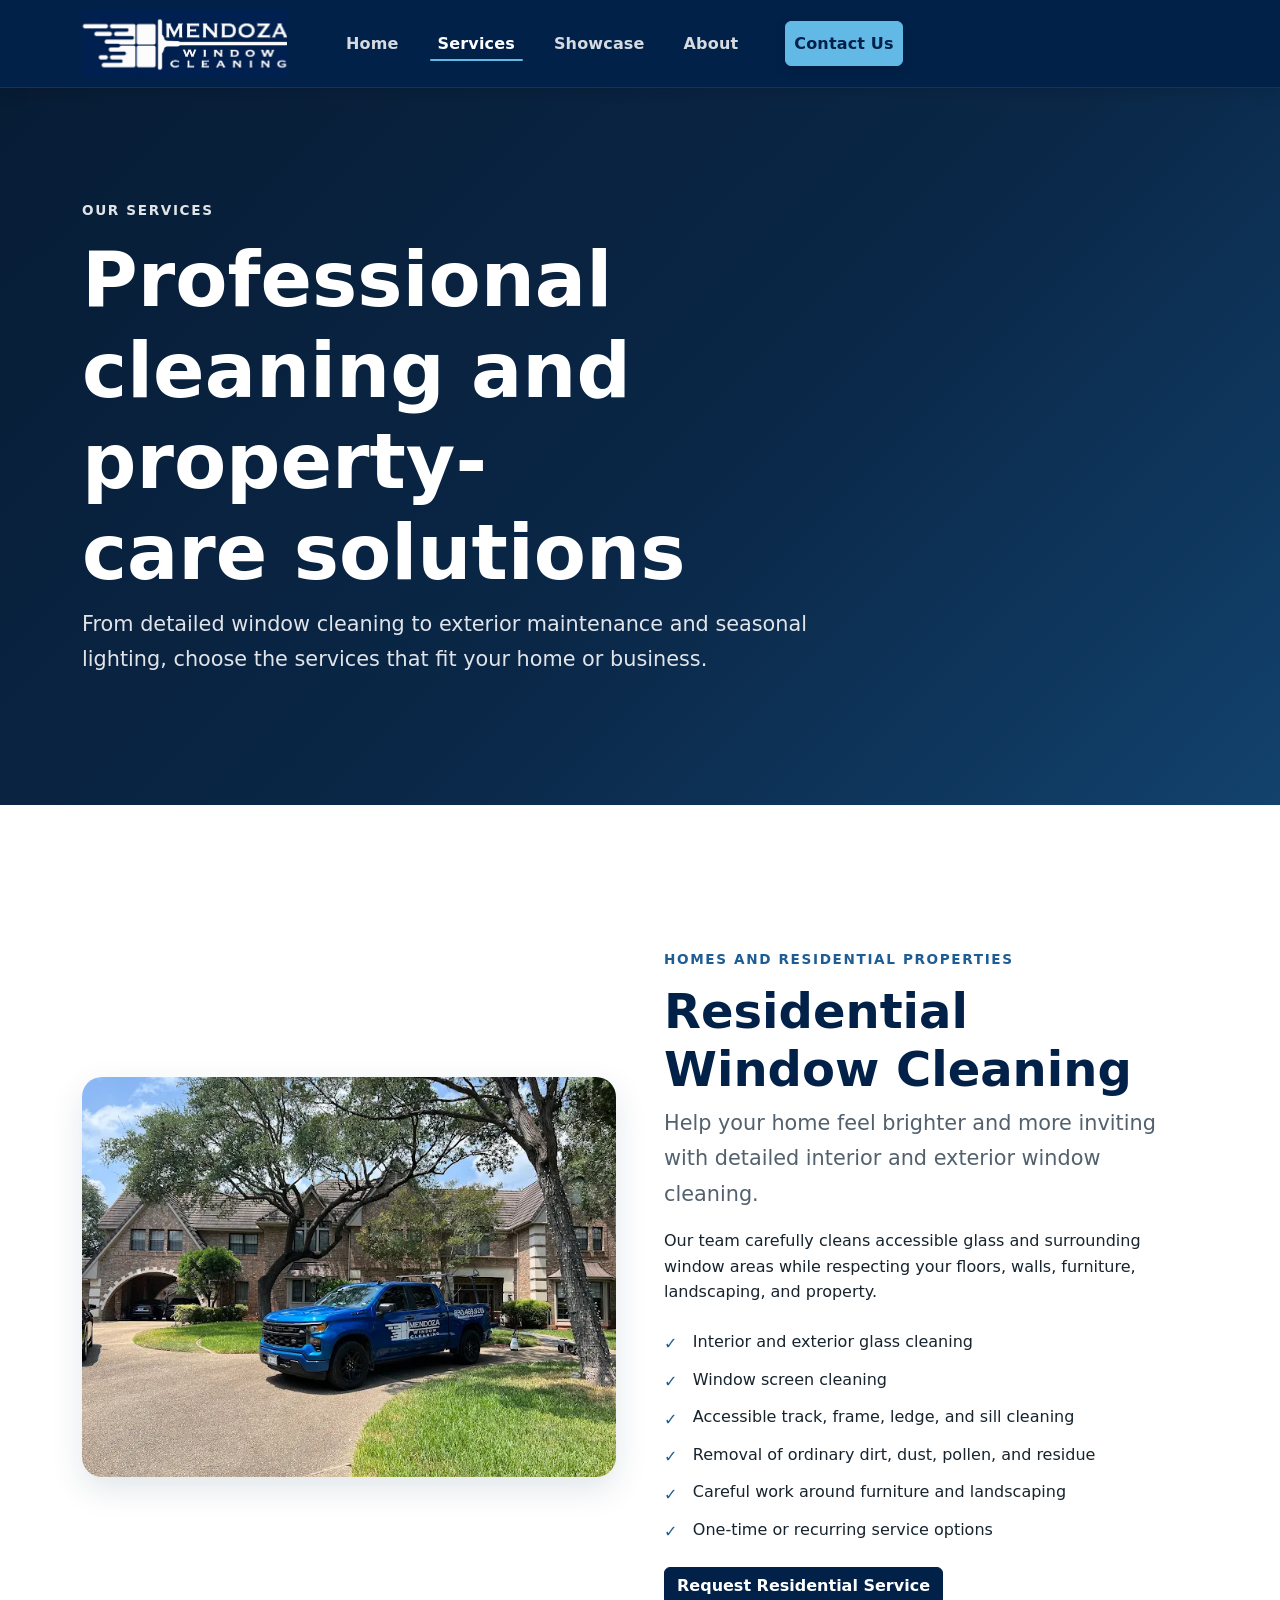
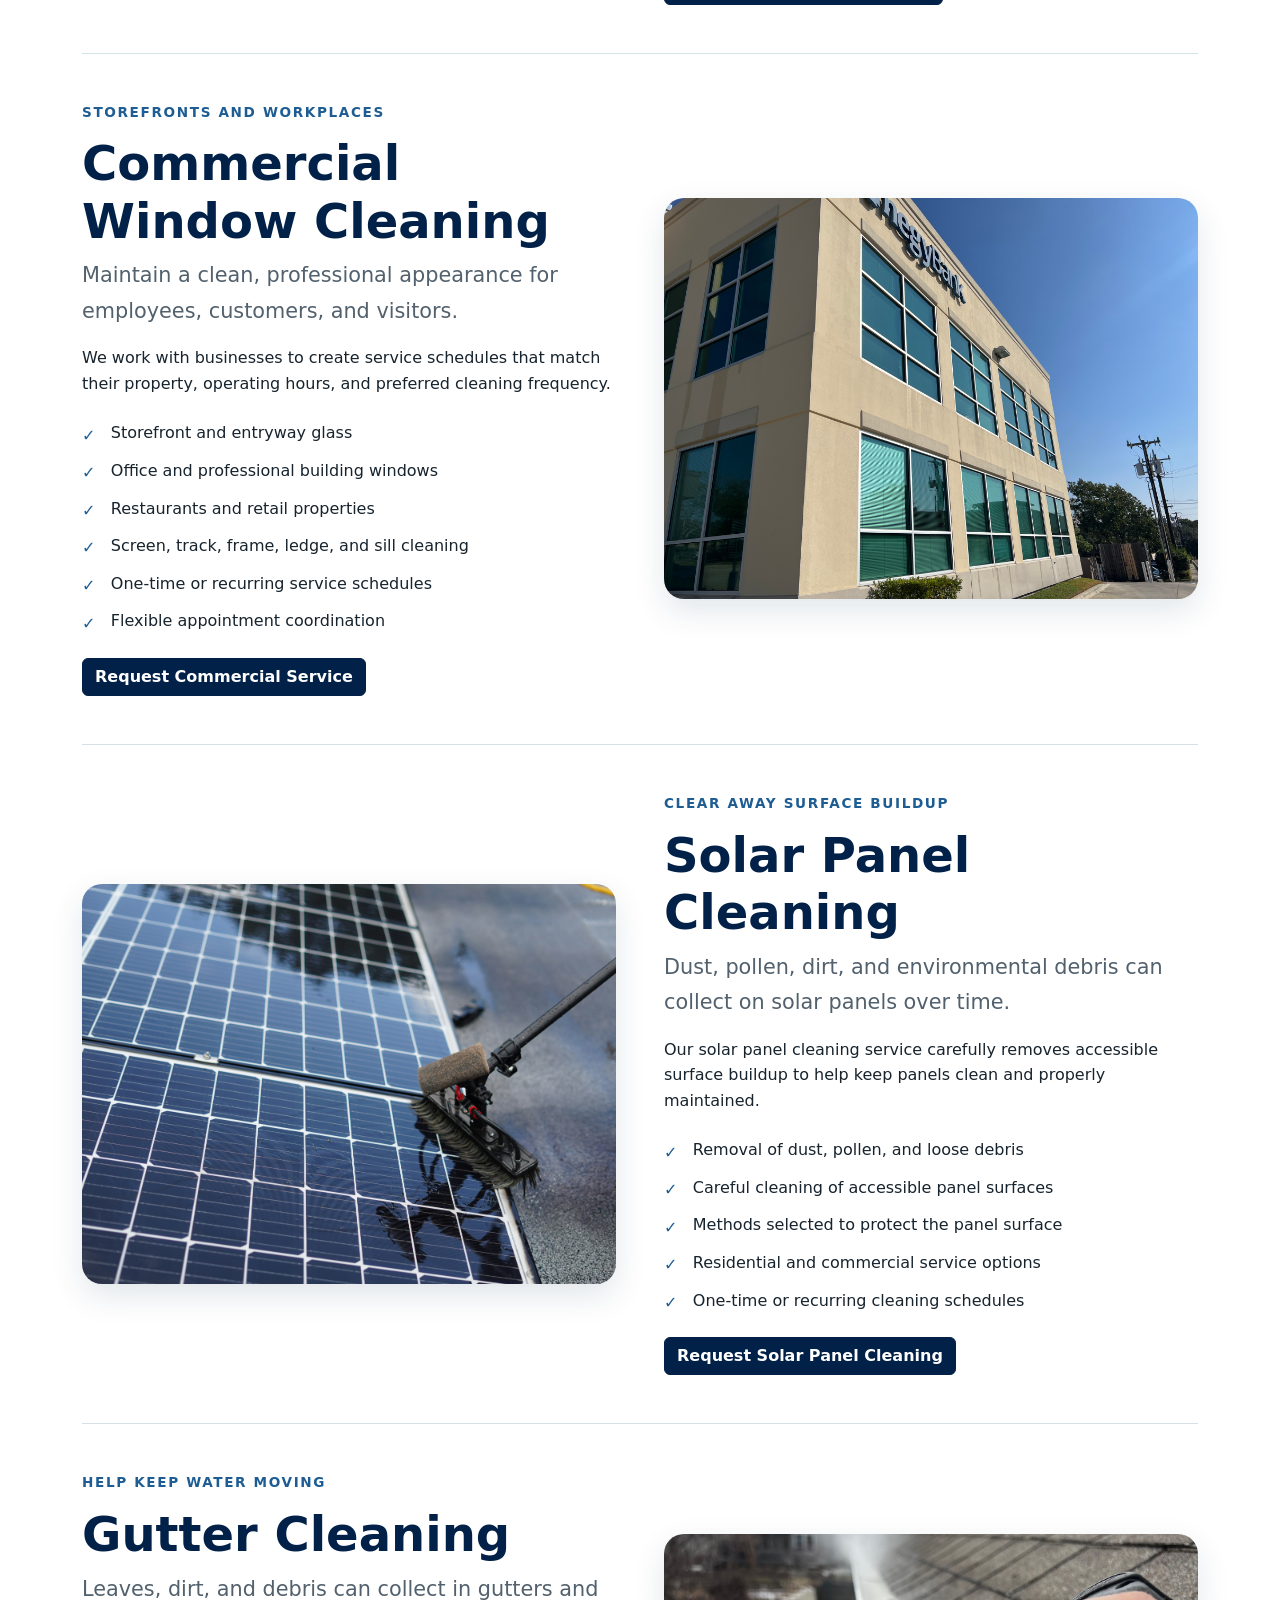
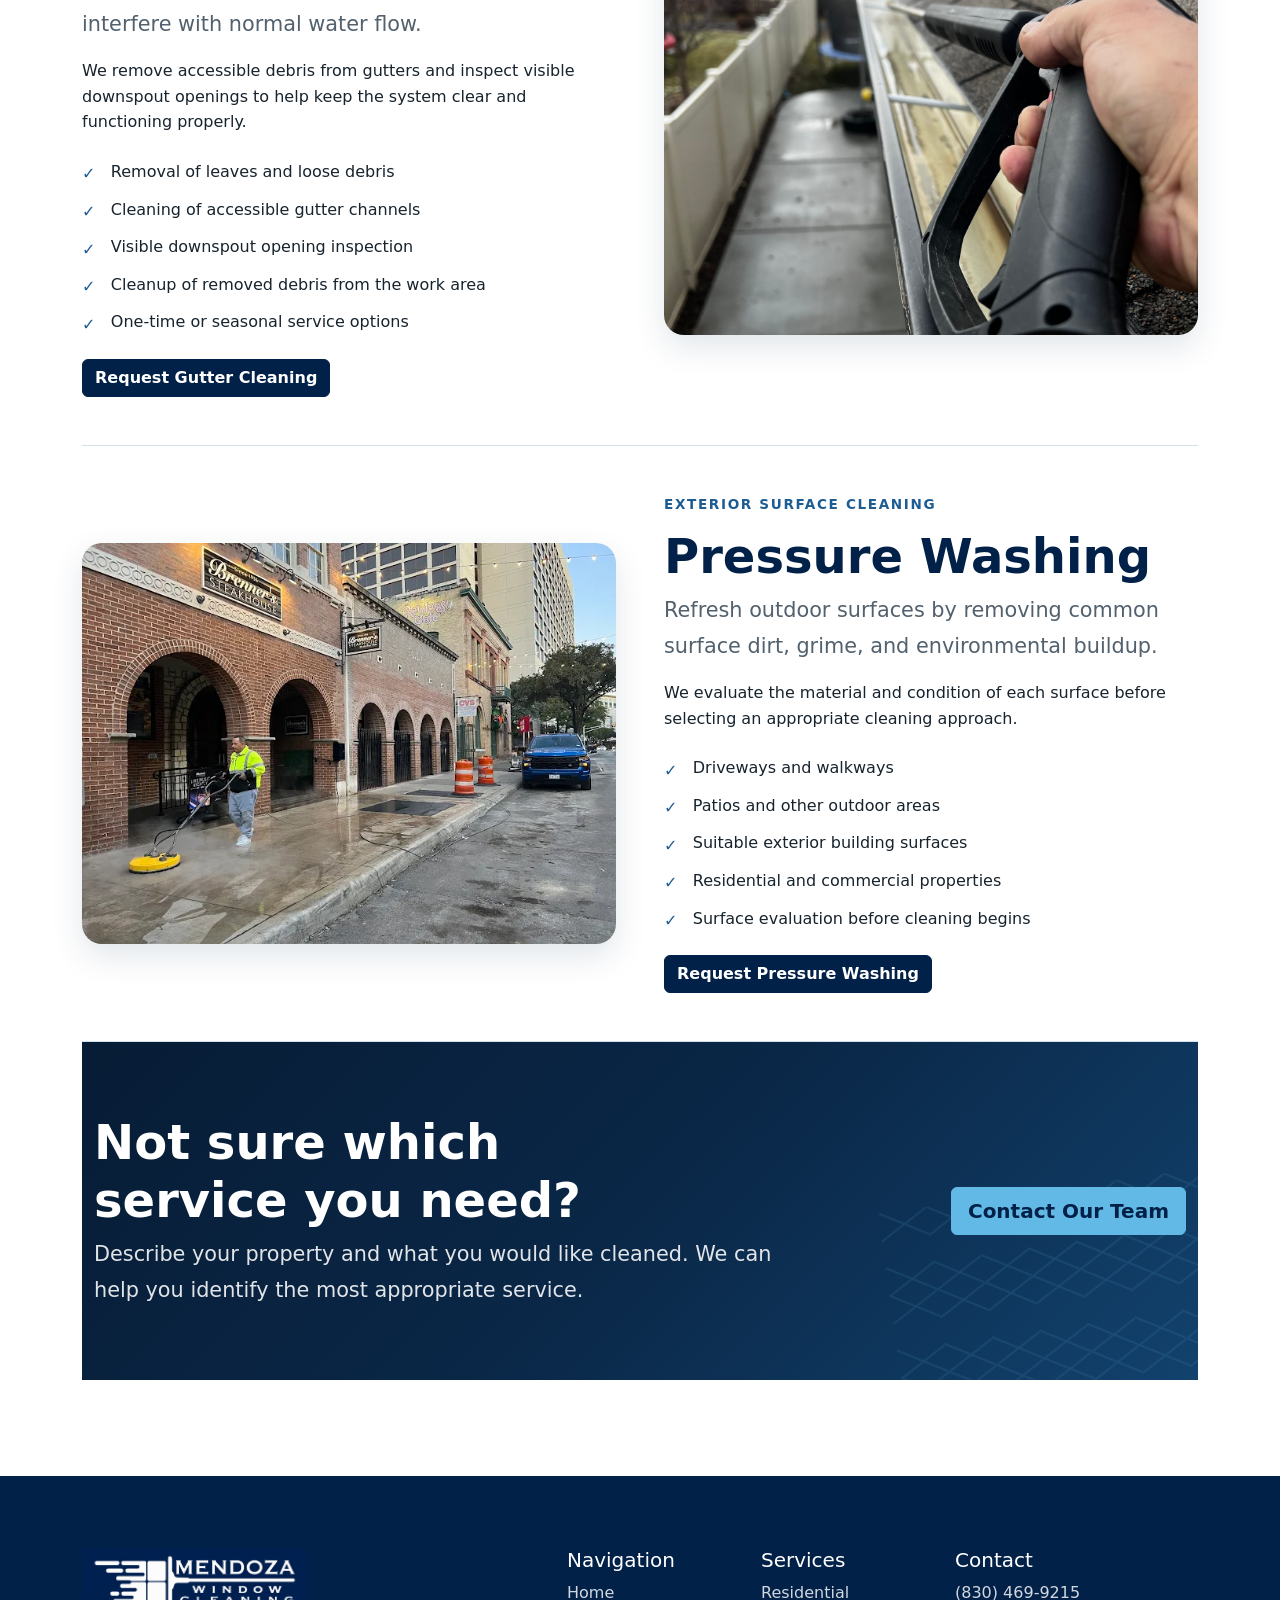
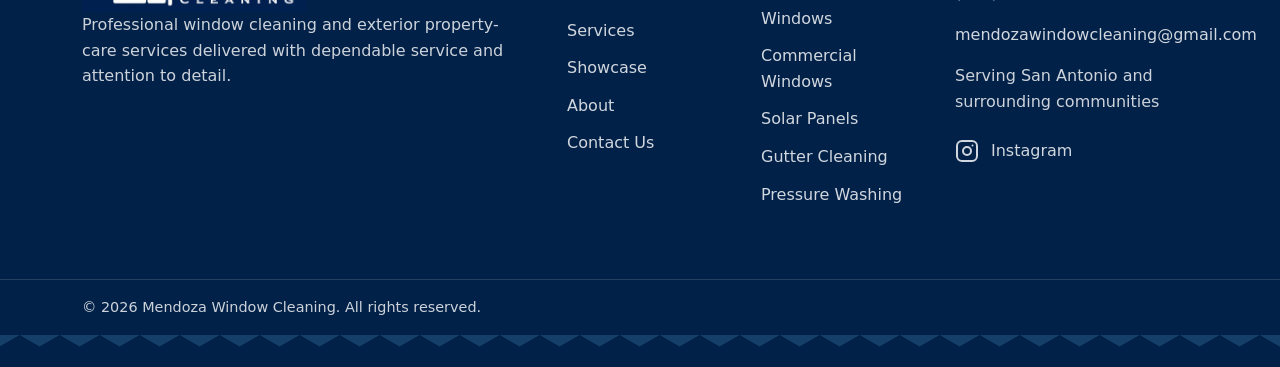
<file: services.html>
<!doctype html>
<html lang="en">

<head>
    <meta charset="utf-8" />
    <meta name="viewport" content="width=device-width, initial-scale=1" />

    <meta name="description"
        content="Explore professional window cleaning, solar panel cleaning, gutter cleaning, pressure washing, window protection, and Christmas light installation services." />

    <meta name="robots" content="index, follow" />

    <meta property="og:type" content="website" />
    <meta property="og:title" content="Services | Mendoza Window Cleaning" />

    <meta property="og:description"
        content="Professional window cleaning, exterior property care, and seasonal services for homes and businesses." />

    <meta property="og:image" content="images/social/social-preview.webp" />

    <title>
        Services | Mendoza Window Cleaning
    </title>

    <link rel="icon" href="icons/favicon.svg" type="image/svg+xml" />

    <link rel="stylesheet"
        href="https://cdn.jsdelivr.net/npm/bootstrap@5.3.8/dist/css/bootstrap.min.css" />

    <link rel="stylesheet" href="css/styles.css" />
</head>

<body>
    <a class="skip-link" href="#main-content">
        Skip to main content
    </a>

    <header>
        <nav class="navbar navbar-expand-lg navbar-dark site-navbar"
            aria-label="Primary navigation">

            <div class="container">
                <a class="navbar-brand"
                    href="index.html"
                    aria-label="Mendoza Window Cleaning home">

                    <img src="images/logo/mendoza_business_logo3.png"
                        alt="Mendoza Window Cleaning"
                        width="224"
                        height="64" />
                </a>

                <button class="navbar-toggler"
                    type="button"
                    data-bs-toggle="collapse"
                    data-bs-target="#primary-navigation"
                    aria-controls="primary-navigation"
                    aria-expanded="false"
                    aria-label="Open navigation menu">

                    <span class="navbar-toggler-icon"></span>
                </button>

                <div class="collapse navbar-collapse" id="primary-navigation">
                    <ul class="navbar-nav">
                        <li class="nav-item">
                            <a class="nav-link"
                                href="index.html"
                                data-nav-link>
                                Home
                            </a>
                        </li>

                        <li class="nav-item">
                            <a class="nav-link"
                                href="services.html"
                                data-nav-link>
                                Services
                            </a>
                        </li>

                        <li class="nav-item">
                            <a class="nav-link"
                                href="showcase.html"
                                data-nav-link>
                                Showcase
                            </a>
                        </li>

                        <li class="nav-item">
                            <a class="nav-link"
                                href="about.html"
                                data-nav-link>
                                About
                            </a>
                        </li>

                        <li class="nav-item ms-lg-2">
                            <a class="nav-link nav-contact-link"
                                href="contact.html"
                                data-nav-link>
                                Contact Us
                            </a>
                        </li>
                    </ul>
                </div>
            </div>
        </nav>
    </header>

    <main id="main-content">
        <section class="page-hero honeycomb-accent">
            <div class="container">
                <div class="content-narrow">
                    <p class="section-eyebrow text-light-blue">
                        Our services
                    </p>

                    <h1>
                        Professional cleaning and property-care solutions
                    </h1>

                    <p class="lead">
                        From detailed window cleaning to exterior maintenance
                        and seasonal lighting, choose the services that fit
                        your home or business.
                    </p>
                </div>
            </div>
        </section>

        <section class="site-section">
            <div class="container">
                <section class="service-detail"
                    id="residential"
                    aria-labelledby="residential-heading">

                    <div class="row align-items-center g-5">
                        <div class="col-lg-6">
                            <img class="service-detail__image"
                                src="images/services/residential_cleaning2.jpg"
                                alt="Professional cleaning the exterior window of a home"
                                width="1000"
                                height="750" />
                        </div>

                        <div class="col-lg-6">
                            <p class="section-eyebrow">
                                Homes and residential properties
                            </p>

                            <h2 id="residential-heading">
                                Residential Window Cleaning
                            </h2>

                            <p class="lead text-muted-custom">
                                Help your home feel brighter and more inviting
                                with detailed interior and exterior window
                                cleaning.
                            </p>

                            <p>
                                Our team carefully cleans accessible glass and
                                surrounding window areas while respecting your
                                floors, walls, furniture, landscaping, and
                                property.
                            </p>

                            <ul class="check-list">
                                <li>Interior and exterior glass cleaning</li>
                                <li>Window screen cleaning</li>
                                <li>Accessible track, frame, ledge, and sill cleaning</li>
                                <li>Removal of ordinary dirt, dust, pollen, and residue</li>
                                <li>Careful work around furniture and landscaping</li>
                                <li>One-time or recurring service options</li>
                            </ul>

                            <a class="btn btn-brand-dark mt-4"
                                href="contact.html">
                                Request Residential Service
                            </a>
                        </div>
                    </div>
                </section>

                <section class="service-detail"
                    id="commercial"
                    aria-labelledby="commercial-heading">

                    <div class="row align-items-center g-5">
                        <div class="col-lg-6 order-lg-2">
                            <img class="service-detail__image"
                                src="images/services/commercial_cleaning2.jpg"
                                alt="Professional cleaning a commercial storefront window"
                                width="1000"
                                height="750"
                                loading="lazy" />
                        </div>

                        <div class="col-lg-6 order-lg-1">
                            <p class="section-eyebrow">
                                Storefronts and workplaces
                            </p>

                            <h2 id="commercial-heading">
                                Commercial Window Cleaning
                            </h2>

                            <p class="lead text-muted-custom">
                                Maintain a clean, professional appearance for
                                employees, customers, and visitors.
                            </p>

                            <p>
                                We work with businesses to create service
                                schedules that match their property, operating
                                hours, and preferred cleaning frequency.
                            </p>

                            <ul class="check-list">
                                <li>Storefront and entryway glass</li>
                                <li>Office and professional building windows</li>
                                <li>Restaurants and retail properties</li>
                                <li>Screen, track, frame, ledge, and sill cleaning</li>
                                <li>One-time or recurring service schedules</li>
                                <li>Flexible appointment coordination</li>
                            </ul>

                            <a class="btn btn-brand-dark mt-4"
                                href="contact.html">
                                Request Commercial Service
                            </a>
                        </div>
                    </div>
                </section>

                <section class="service-detail"
                    id="solar-panels"
                    aria-labelledby="solar-panels-heading">

                    <div class="row align-items-center g-5">
                        <div class="col-lg-6">
                            <img class="service-detail__image"
                                src="images/services/solar_panel_cleaning.jpg"
                                alt="Solar panels being professionally cleaned"
                                width="1000"
                                height="750"
                                loading="lazy" />
                        </div>

                        <div class="col-lg-6">
                            <p class="section-eyebrow">
                                Clear away surface buildup
                            </p>

                            <h2 id="solar-panels-heading">
                                Solar Panel Cleaning
                            </h2>

                            <p class="lead text-muted-custom">
                                Dust, pollen, dirt, and environmental debris can
                                collect on solar panels over time.
                            </p>

                            <p>
                                Our solar panel cleaning service carefully
                                removes accessible surface buildup to help keep
                                panels clean and properly maintained.
                            </p>

                            <ul class="check-list">
                                <li>Removal of dust, pollen, and loose debris</li>
                                <li>Careful cleaning of accessible panel surfaces</li>
                                <li>Methods selected to protect the panel surface</li>
                                <li>Residential and commercial service options</li>
                                <li>One-time or recurring cleaning schedules</li>
                            </ul>

                            <a class="btn btn-brand-dark mt-4"
                                href="contact.html">
                                Request Solar Panel Cleaning
                            </a>
                        </div>
                    </div>
                </section>

                <section class="service-detail"
                    id="gutter-cleaning"
                    aria-labelledby="gutter-cleaning-heading">

                    <div class="row align-items-center g-5">
                        <div class="col-lg-6 order-lg-2">
                            <img class="service-detail__image"
                                src="images/services/gutter_cleaning_services.jpg"
                                alt="Residential gutter being professionally cleaned"
                                width="1000"
                                height="750"
                                loading="lazy" />
                        </div>

                        <div class="col-lg-6 order-lg-1">
                            <p class="section-eyebrow">
                                Help keep water moving
                            </p>

                            <h2 id="gutter-cleaning-heading">
                                Gutter Cleaning
                            </h2>

                            <p class="lead text-muted-custom">
                                Leaves, dirt, and debris can collect in gutters
                                and interfere with normal water flow.
                            </p>

                            <p>
                                We remove accessible debris from gutters and
                                inspect visible downspout openings to help keep
                                the system clear and functioning properly.
                            </p>

                            <ul class="check-list">
                                <li>Removal of leaves and loose debris</li>
                                <li>Cleaning of accessible gutter channels</li>
                                <li>Visible downspout opening inspection</li>
                                <li>Cleanup of removed debris from the work area</li>
                                <li>One-time or seasonal service options</li>
                            </ul>

                            <a class="btn btn-brand-dark mt-4"
                                href="contact.html">
                                Request Gutter Cleaning
                            </a>
                        </div>
                    </div>
                </section>

                <section class="service-detail"
                    id="pressure-washing"
                    aria-labelledby="pressure-washing-heading">

                    <div class="row align-items-center g-5">
                        <div class="col-lg-6">
                            <img class="service-detail__image"
                                src="images/services/pressure_washing.png"
                                alt="Exterior surface being cleaned with pressure-washing equipment"
                                width="1000"
                                height="750"
                                loading="lazy" />
                        </div>

                        <div class="col-lg-6">
                            <p class="section-eyebrow">
                                Exterior surface cleaning
                            </p>

                            <h2 id="pressure-washing-heading">
                                Pressure Washing
                            </h2>

                            <p class="lead text-muted-custom">
                                Refresh outdoor surfaces by removing common
                                surface dirt, grime, and environmental buildup.
                            </p>

                            <p>
                                We evaluate the material and condition of each
                                surface before selecting an appropriate cleaning
                                approach.
                            </p>

                            <ul class="check-list">
                                <li>Driveways and walkways</li>
                                <li>Patios and other outdoor areas</li>
                                <li>Suitable exterior building surfaces</li>
                                <li>Residential and commercial properties</li>
                                <li>Surface evaluation before cleaning begins</li>
                            </ul>

                            <a class="btn btn-brand-dark mt-4"
                                href="contact.html">
                                Request Pressure Washing
                            </a>
                        </div>
                    </div>
                </section>

                <!-- <section class="service-detail"
                    id="hard-water"
                    aria-labelledby="hard-water-heading">

                    <div class="row align-items-center g-5">
                        <div class="col-lg-6 order-lg-2">
                            <img class="service-detail__image"
                                src="images/services/hard_water_cleaning.jpg"
                                alt="Mineral buildup being treated on window glass"
                                width="1000"
                                height="750"
                                loading="lazy" />
                        </div>

                        <div class="col-lg-6 order-lg-1">
                            <p class="section-eyebrow">
                                Mineral and water deposits
                            </p>

                            <h2 id="hard-water-heading">
                                Hard-Water Stain Treatment
                            </h2>

                            <p class="lead text-muted-custom">
                                Mineral deposits can leave cloudy spots or
                                visible residue that ordinary window cleaning
                                may not remove.
                            </p>

                            <p>
                                We can inspect suitable glass and recommend an
                                appropriate treatment. Results depend on the
                                severity and duration of the deposits and the
                                condition of the glass.
                            </p>

                            <ul class="check-list">
                                <li>Evaluation of visible mineral deposits</li>
                                <li>Specialized cleaning methods when appropriate</li>
                                <li>Honest expectations before work begins</li>
                                <li>Protection recommendations for future buildup</li>
                            </ul>

                            <a class="btn btn-brand-dark mt-4"
                                href="contact.html">
                                Request a Glass Evaluation
                            </a>
                        </div>
                    </div>
                </section> -->

                <!-- <section class="service-detail"
                    id="protection"
                    aria-labelledby="protection-heading">

                    <div class="row align-items-center g-5">
                        <div class="col-lg-6">
                            <img class="service-detail__image"
                                src="images/services/window_protection_treatment.png"
                                alt="Water droplets beading on protected glass"
                                width="1000"
                                height="750"
                                loading="lazy" />
                        </div>

                        <div class="col-lg-6">
                            <p class="section-eyebrow">
                                Additional glass care
                            </p>

                            <h2 id="protection-heading">
                                Window Protection Treatments
                            </h2>

                            <p class="lead text-muted-custom">
                                Protective treatments may help reduce the way
                                certain contaminants bond to suitable glass
                                surfaces.
                            </p>

                            <p>
                                Availability and recommended products will
                                depend on the type of glass, its condition, and
                                the environment surrounding the property.
                            </p>

                            <ul class="check-list">
                                <li>Suitable-glass evaluation</li>
                                <li>Optional protective coating application</li>
                                <li>Maintenance recommendations</li>
                                <li>Clear explanation of product limitations</li>
                            </ul>

                            <a class="btn btn-brand-dark mt-4"
                                href="contact.html">
                                Ask About Window Protection
                            </a>
                        </div>
                    </div>
                </section> -->

                <!-- <section class="service-detail"
                    id="christmas-lights"
                    aria-labelledby="christmas-lights-heading">

                    <div class="row align-items-center g-5">
                        <div class="col-lg-6 order-lg-2">
                            <img class="service-detail__image"
                                src="images/services/christmas_lights.jpg"
                                alt="Professionally installed Christmas lights on a home"
                                width="1000"
                                height="750"
                                loading="lazy" />
                        </div>

                        <div class="col-lg-6 order-lg-1">
                            <p class="section-eyebrow">
                                Seasonal property service
                            </p>

                            <h2 id="christmas-lights-heading">
                                Christmas Light Installation
                            </h2>

                            <p class="lead text-muted-custom">
                                Bring your holiday display to life without
                                handling the installation alone.
                            </p>

                            <p>
                                We work with customers to plan and install
                                Christmas lights based on the property, desired
                                display, product availability, and accessible
                                installation areas.
                            </p>

                            <ul class="check-list">
                                <li>Residential Christmas light installation</li>
                                <li>Display planning based on the property</li>
                                <li>Careful installation in accessible areas</li>
                                <li>Scheduling based on seasonal availability</li>
                                <li>Removal options discussed during the estimate</li>
                            </ul>

                            <a class="btn btn-brand-dark mt-4"
                                href="contact.html">
                                Request Christmas Light Service
                            </a>
                        </div>
                    </div>
                </section>
            </div>
        </section> -->

        <section class="cta-section honeycomb-accent"
            aria-labelledby="services-cta-heading">

            <div class="container">
                <div class="row align-items-center g-4">
                    <div class="col-lg-8">
                        <h2 id="services-cta-heading">
                            Not sure which service you need?
                        </h2>

                        <p class="lead mb-0">
                            Describe your property and what you would like
                            cleaned. We can help you identify the most
                            appropriate service.
                        </p>
                    </div>

                    <div class="col-lg-4 text-lg-end">
                        <a class="btn btn-brand btn-lg"
                            href="contact.html">
                            Contact Our Team
                        </a>
                    </div>
                </div>
            </div>
        </section>
    </main>

    <footer class="site-footer honeycomb-strip">
    <div class="site-footer__main">
        <div class="container">
            <div class="row g-5">
                <div class="col-lg-5">
                    <img class="site-footer__logo"
                        src="images/logo/mendoza_business_logo3.png"
                        alt="Mendoza Window Cleaning"
                        width="224"
                        height="64"
                        loading="lazy" />

                    <p>
                        Professional window cleaning and exterior
                        property-care services delivered with dependable
                        service and attention to detail.
                    </p>
                </div>

                <div class="col-6 col-lg-2">
                    <h2 class="h5">Navigation</h2>

                    <ul class="footer-links">
                        <li><a href="index.html">Home</a></li>
                        <li><a href="services.html">Services</a></li>
                        <li><a href="showcase.html">Showcase</a></li>
                        <li><a href="about.html">About</a></li>
                        <li><a href="contact.html">Contact Us</a></li>
                    </ul>
                </div>

                <div class="col-6 col-lg-2">
                    <h2 class="h5">Services</h2>

                    <ul class="footer-links">
                        <li>
                            <a href="services.html#residential">
                                Residential Windows
                            </a>
                        </li>
                        <li>
                            <a href="services.html#commercial">
                                Commercial Windows
                            </a>
                        </li>
                        <li>
                            <a href="services.html#solar-panels">
                                Solar Panels
                            </a>
                        </li>
                        <li>
                            <a href="services.html#gutter-cleaning">
                                Gutter Cleaning
                            </a>
                        </li>
                        <li>
                            <a href="services.html#pressure-washing">
                                Pressure Washing
                            </a>
                        </li>

                        <!--
                        <li>
                            <a href="services.html#protection">
                                Window Protection
                            </a>
                        </li>
                        <li>
                            <a href="services.html#christmas-lights">
                                Christmas Lights
                            </a>
                        </li>
                        -->
                    </ul>
                </div>

                <div class="col-lg-3">
                    <h2 class="h5">Contact</h2>

                    <address>
                        <p>
                            <a href="tel:+18304699215">
                                (830) 469-9215
                            </a>
                        </p>

                        <p>
                            <a href="mailto:mendozawindowcleaning@gmail.com">
                                mendozawindowcleaning@gmail.com
                            </a>
                        </p>

                        <p>
                            Serving San Antonio and surrounding communities
                        </p>

                        <p class="footer-instagram">
                            <a href="https://www.instagram.com/mendozawindowcleaning/"
                                target="_blank"
                                rel="noopener noreferrer">
                                <svg class="instagram-icon"
                                    viewBox="0 0 24 24"
                                    fill="none"
                                    stroke="currentColor"
                                    stroke-width="2"
                                    stroke-linecap="round"
                                    stroke-linejoin="round"
                                    aria-hidden="true"
                                    focusable="false">
                                    <rect x="2" y="2"
                                        width="20" height="20" rx="5" />
                                    <circle cx="12" cy="12" r="4" />
                                    <circle cx="17.5" cy="6.5" r="1"
                                        fill="currentColor"
                                        stroke="none" />
                                </svg>
                                <span>
                                    Instagram
                                    <span class="visually-hidden">
                                        (opens in a new tab)
                                    </span>
                                </span>
                            </a>
                        </p>
                    </address>
                </div>
            </div>
        </div>
    </div>

    <div class="site-footer__bottom">
        <div class="container">
            <p>
                &copy;
                <span data-current-year></span>
                Mendoza Window Cleaning. All rights reserved.
            </p>
        </div>
    </div>
</footer>

    <script
        src="https://cdn.jsdelivr.net/npm/bootstrap@5.3.8/dist/js/bootstrap.bundle.min.js">
    </script>

    <script src="js/main.js"></script>
</body>

</html>
</file>
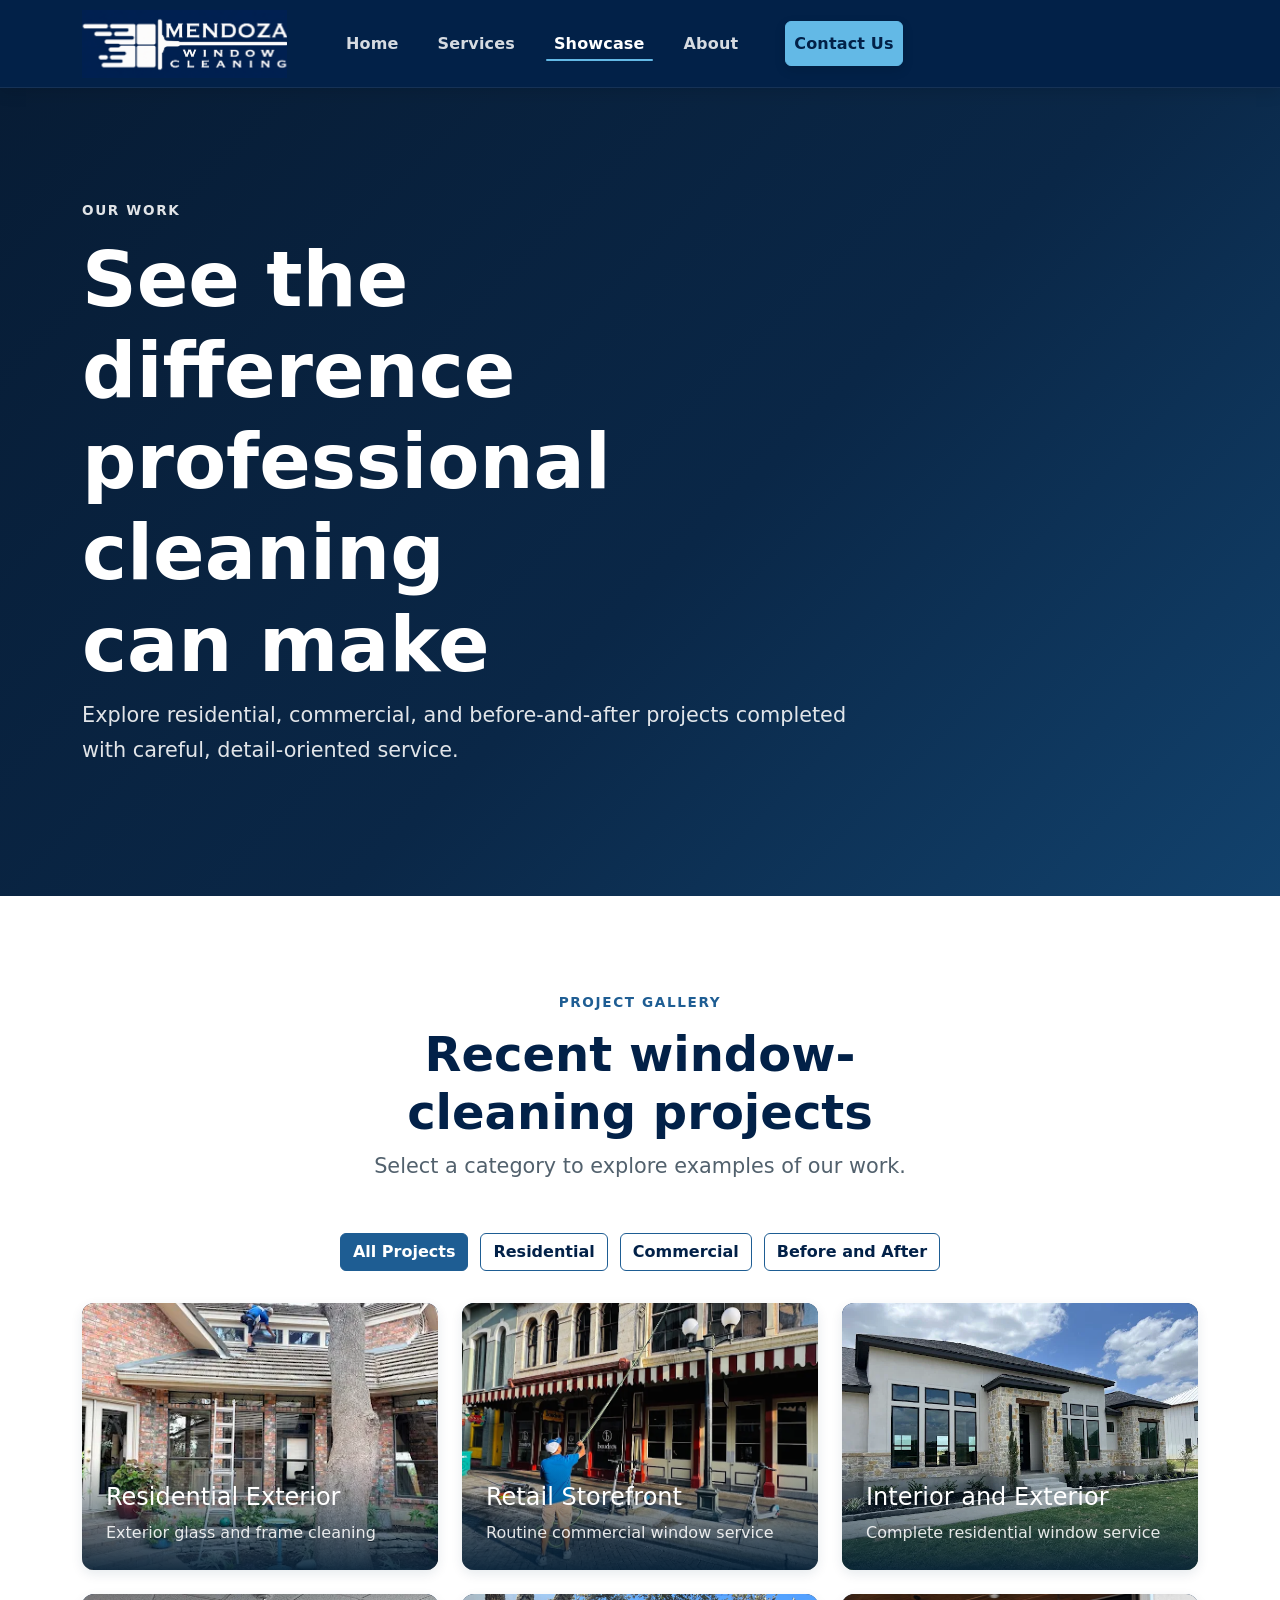
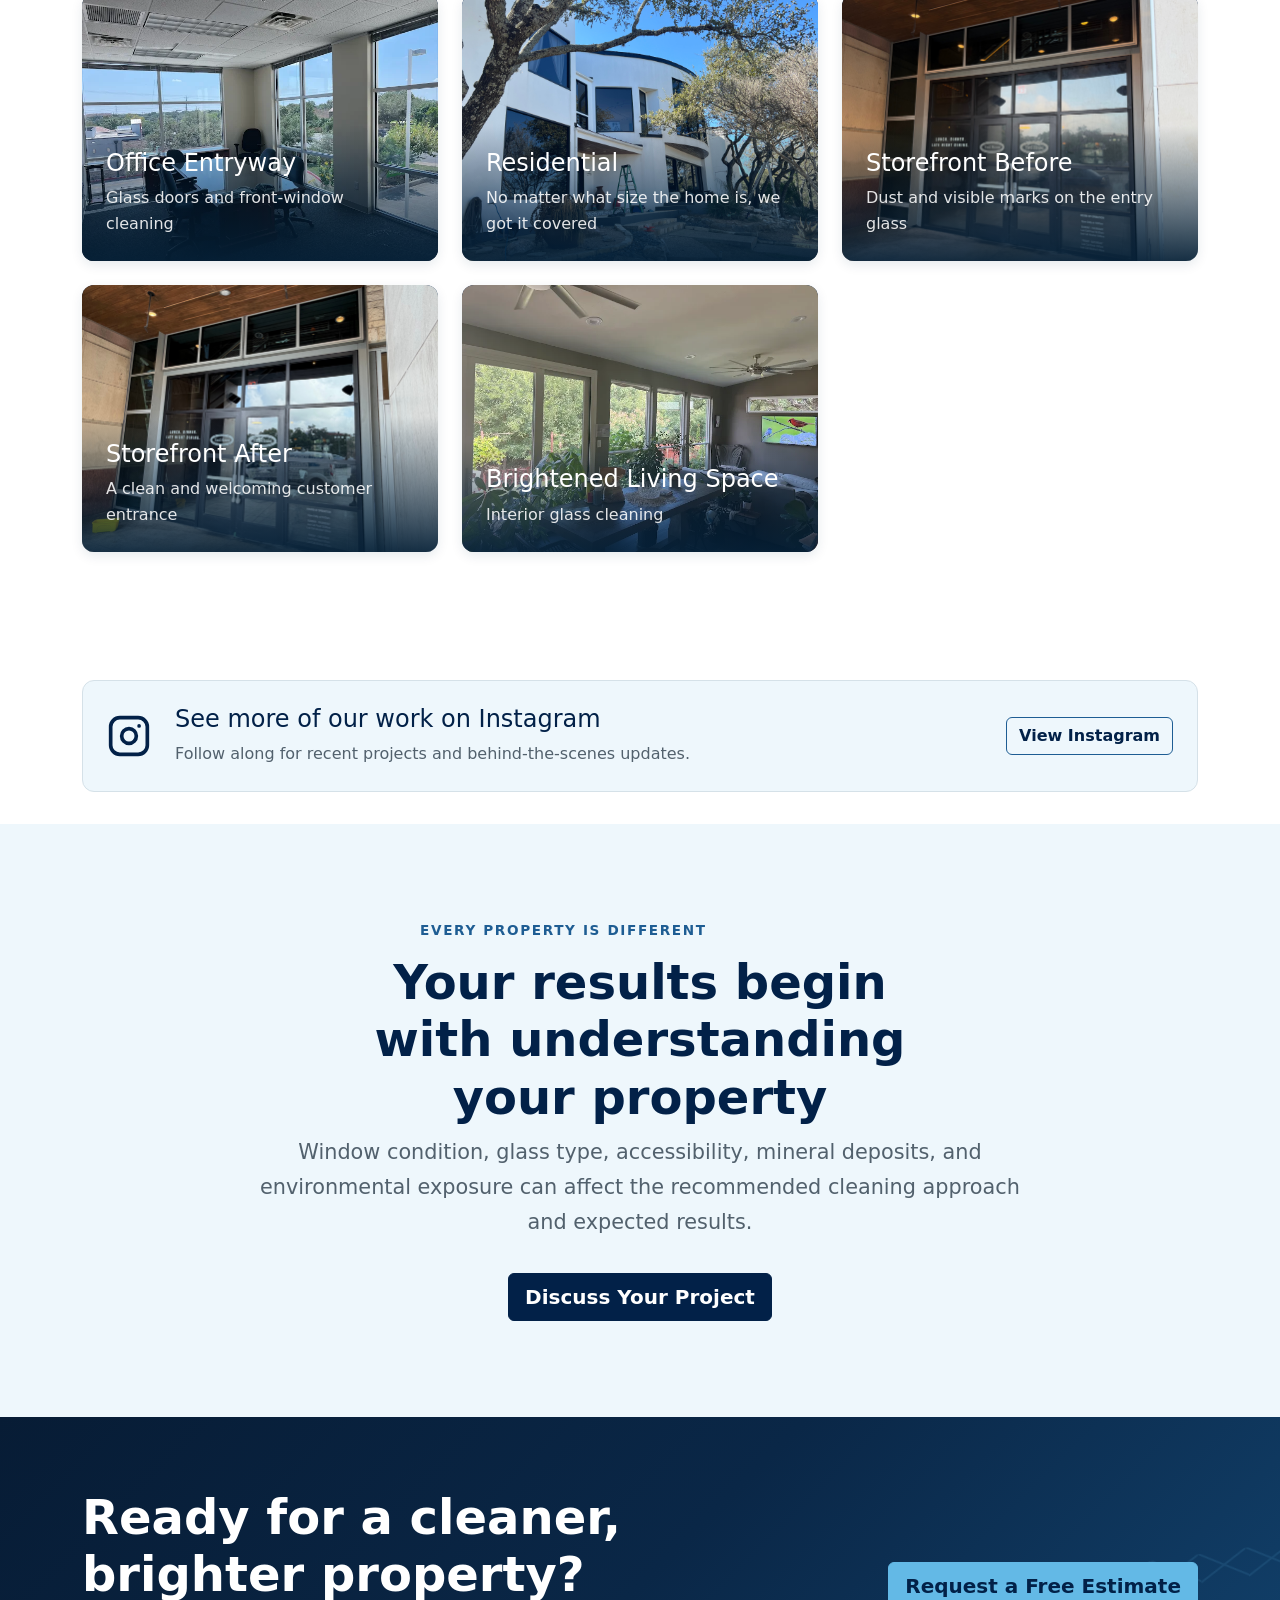
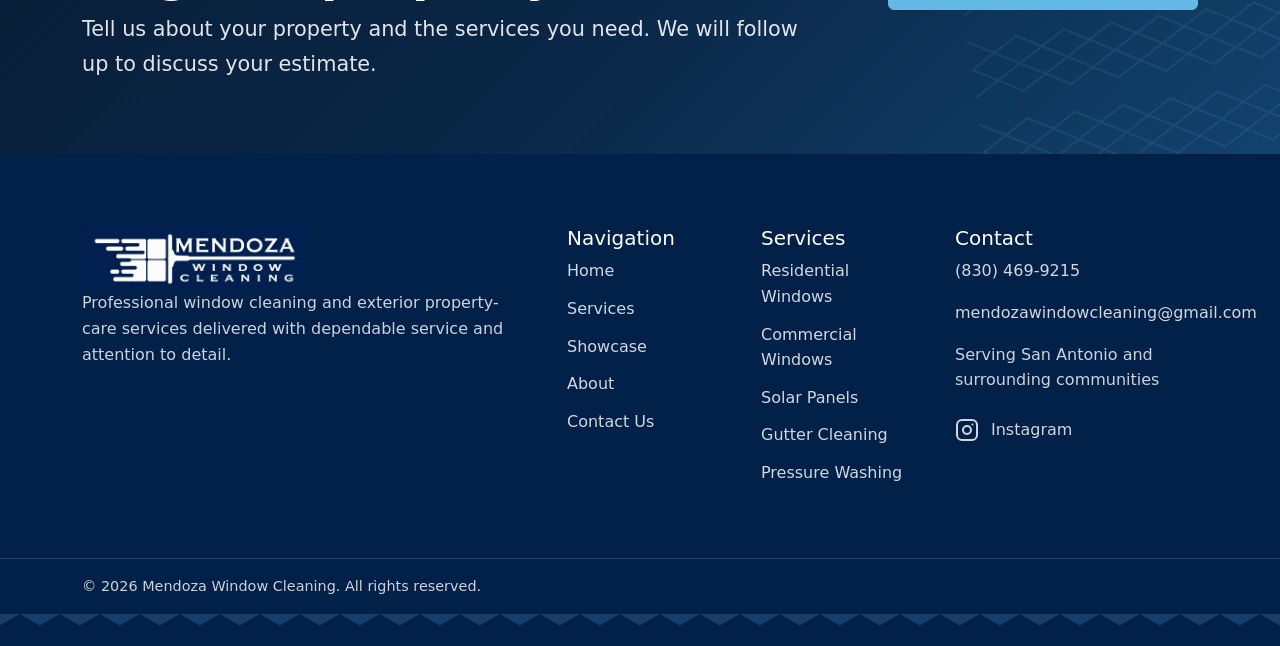
<file: showcase.html>
<!doctype html>
<html lang="en">
  <head>
    <meta charset="utf-8" />
    <meta name="viewport" content="width=device-width, initial-scale=1" />

    <meta
      name="description"
      content="View residential and commercial window-cleaning projects completed by Mendoza Window Cleaning."
    />
    <meta name="robots" content="index, follow" />

    <meta property="og:type" content="website" />
    <meta
      property="og:title"
      content="Project Showcase | Mendoza Window Cleaning"
    />
    <meta
      property="og:description"
      content="Explore residential, commercial, and before-and-after window-cleaning projects."
    />
    <meta property="og:image" content="images/social/social-preview.webp" />

    <title>Project Showcase | Mendoza Window Cleaning</title>

    <link rel="icon" href="icons/favicon.svg" type="image/svg+xml" />
    <link
      rel="stylesheet"
      href="https://cdn.jsdelivr.net/npm/bootstrap@5.3.8/dist/css/bootstrap.min.css"
    />
    <link rel="stylesheet" href="css/styles.css" />
  </head>

  <body>
    <a class="skip-link" href="#main-content">Skip to main content</a>

    <header>
      <nav
        class="navbar navbar-expand-lg navbar-dark site-navbar"
        aria-label="Primary navigation"
      >
        <div class="container">
          <a
            class="navbar-brand"
            href="index.html"
            aria-label="Mendoza Window Cleaning home"
          >
            <img
              src="images/logo/mendoza_business_logo3.png"
              alt="Mendoza Window Cleaning"
              width="224"
              height="64"
            />
          </a>

          <button
            class="navbar-toggler"
            type="button"
            data-bs-toggle="collapse"
            data-bs-target="#primary-navigation"
            aria-controls="primary-navigation"
            aria-expanded="false"
            aria-label="Open navigation menu"
          >
            <span class="navbar-toggler-icon"></span>
          </button>

          <div class="collapse navbar-collapse" id="primary-navigation">
            <ul class="navbar-nav">
              <li class="nav-item">
                <a class="nav-link" href="index.html" data-nav-link>Home</a>
              </li>
              <li class="nav-item">
                <a class="nav-link" href="services.html" data-nav-link
                  >Services</a
                >
              </li>
              <li class="nav-item">
                <a class="nav-link" href="showcase.html" data-nav-link
                  >Showcase</a
                >
              </li>
              <li class="nav-item">
                <a class="nav-link" href="about.html" data-nav-link>About</a>
              </li>
              <li class="nav-item ms-lg-2">
                <a
                  class="nav-link nav-contact-link"
                  href="contact.html"
                  data-nav-link
                  >Contact Us</a
                >
              </li>
            </ul>
          </div>
        </div>
      </nav>
    </header>

    <main id="main-content">
      <section class="page-hero honeycomb-accent">
        <div class="container">
          <div class="content-narrow">
            <p class="section-eyebrow text-light-blue">Our work</p>
            <h1>See the difference professional cleaning can make</h1>
            <p class="lead">
              Explore residential, commercial, and before-and-after projects
              completed with careful, detail-oriented service.
            </p>
          </div>
        </div>
      </section>

      <section class="site-section" aria-labelledby="gallery-heading">
        <div class="container">
          <div class="section-header">
            <p class="section-eyebrow">Project gallery</p>
            <h2 id="gallery-heading">Recent window-cleaning projects</h2>
            <p class="lead text-muted-custom">
              Select a category to explore examples of our work.
            </p>
          </div>

          <div class="gallery-filters" aria-label="Filter showcase projects">
            <button
              class="btn btn-brand-outline active"
              type="button"
              data-gallery-filter="all"
              aria-pressed="true"
            >
              All Projects
            </button>
            <button
              class="btn btn-brand-outline"
              type="button"
              data-gallery-filter="residential"
              aria-pressed="false"
            >
              Residential
            </button>
            <button
              class="btn btn-brand-outline"
              type="button"
              data-gallery-filter="commercial"
              aria-pressed="false"
            >
              Commercial
            </button>
            <button
              class="btn btn-brand-outline"
              type="button"
              data-gallery-filter="before-after"
              aria-pressed="false"
            >
              Before and After
            </button>
          </div>

          <div class="row g-4">
            <div
              class="col-sm-6 col-lg-4 gallery-item"
              data-gallery-category="residential"
            >
              <article class="gallery-card">
                <img
                  src="images/showcase/residential_exterior.png"
                  alt="Clean exterior windows on a residential home"
                  width="900"
                  height="675"
                />
                <div class="gallery-card__content">
                  <h3 class="h4">Residential Exterior</h3>
                  <p>Exterior glass and frame cleaning</p>
                </div>
              </article>
            </div>

            <div
              class="col-sm-6 col-lg-4 gallery-item"
              data-gallery-category="commercial"
            >
              <article class="gallery-card">
                <img
                  src="images/showcase/commercial_storefront.png"
                  alt="Clean windows on a commercial storefront"
                  width="900"
                  height="675"
                  loading="lazy"
                />
                <div class="gallery-card__content">
                  <h3 class="h4">Retail Storefront</h3>
                  <p>Routine commercial window service</p>
                </div>
              </article>
            </div>

            <div
              class="col-sm-6 col-lg-4 gallery-item"
              data-gallery-category="residential"
            >
              <article class="gallery-card">
                <img
                  src="images/showcase/interior_exterior_residential.png"
                  alt="Bright residential living space with freshly cleaned windows"
                  width="900"
                  height="675"
                  loading="lazy"
                />
                <div class="gallery-card__content">
                  <h3 class="h4">Interior and Exterior</h3>
                  <p>Complete residential window service</p>
                </div>
              </article>
            </div>

            <div
              class="col-sm-6 col-lg-4 gallery-item"
              data-gallery-category="commercial"
            >
              <article class="gallery-card">
                <img
                  src="images/showcase/inside_office.png"
                  alt="Clean glass doors and windows at an office entrance"
                  width="900"
                  height="675"
                  loading="lazy"
                />
                <div class="gallery-card__content">
                  <h3 class="h4">Office Entryway</h3>
                  <p>Glass doors and front-window cleaning</p>
                </div>
              </article>
            </div>

            <!--
                    <div class="col-sm-6 col-lg-4 gallery-item"
                        data-gallery-category="residential before-after">
                        <article class="gallery-card">
                            <img src="images/showcase/before-01.webp"
                                alt="Residential window before professional cleaning"
                                width="900" height="675" loading="lazy" />
                            <div class="gallery-card__content">
                                <h3 class="h4">Residential Before</h3>
                                <p>Visible dirt and environmental residue</p>
                            </div>
                        </article>
                    </div>

                    <div class="col-sm-6 col-lg-4 gallery-item"
                        data-gallery-category="residential before-after">
                        <article class="gallery-card">
                            <img src="images/showcase/residential_after.png"
                                alt="Residential window after professional cleaning"
                                width="900" height="675" loading="lazy" />
                            <div class="gallery-card__content">
                                <h3 class="h4">Residential After</h3>
                                <p>Clearer glass and an improved appearance</p>
                            </div>
                        </article>
                    </div>
                    -->

            <div
              class="col-sm-6 col-lg-4 gallery-item"
              data-gallery-category="residential"
            >
              <article class="gallery-card">
                <img
                  src="images/showcase/residential_showcase.jpg"
                  alt="Residential window after professional cleaning"
                  width="900"
                  height="675"
                  loading="lazy"
                />
                <div class="gallery-card__content">
                  <h3 class="h4">Residential</h3>
                  <p>No matter what size the home is, we got it covered</p>
                </div>
              </article>
            </div>

            <div
              class="col-sm-6 col-lg-4 gallery-item"
              data-gallery-category="commercial before-after"
            >
              <article class="gallery-card">
                <img
                  src="images/showcase/store_front_before.jpg"
                  alt="Commercial storefront before professional window cleaning"
                  width="900"
                  height="675"
                  loading="lazy"
                />
                <div class="gallery-card__content">
                  <h3 class="h4">Storefront Before</h3>
                  <p>Dust and visible marks on the entry glass</p>
                </div>
              </article>
            </div>

            <div
              class="col-sm-6 col-lg-4 gallery-item"
              data-gallery-category="commercial before-after"
            >
              <article class="gallery-card">
                <img
                  src="images/showcase/store_front_after.jpg"
                  alt="Commercial storefront after professional window cleaning"
                  width="900"
                  height="675"
                  loading="lazy"
                />
                <div class="gallery-card__content">
                  <h3 class="h4">Storefront After</h3>
                  <p>A clean and welcoming customer entrance</p>
                </div>
              </article>
            </div>

            <div
              class="col-sm-6 col-lg-4 gallery-item"
              data-gallery-category="residential"
            >
              <article class="gallery-card">
                <img
                  src="images/showcase/residential_interior.png"
                  alt="Sunlight entering through freshly cleaned residential windows"
                  width="900"
                  height="675"
                  loading="lazy"
                />
                <div class="gallery-card__content">
                  <h3 class="h4">Brightened Living Space</h3>
                  <p>Interior glass cleaning</p>
                </div>
              </article>
            </div>
          </div>
        </div>
      </section>

      <section class="instagram-section" aria-labelledby="instagram-heading">
        <div class="container">
          <div class="instagram-callout">
            <svg
              class="instagram-icon"
              viewBox="0 0 24 24"
              fill="none"
              stroke="currentColor"
              stroke-width="2"
              stroke-linecap="round"
              stroke-linejoin="round"
              aria-hidden="true"
              focusable="false"
            >
              <rect x="2" y="2" width="20" height="20" rx="5" />
              <circle cx="12" cy="12" r="4" />
              <circle
                cx="17.5"
                cy="6.5"
                r="1"
                fill="currentColor"
                stroke="none"
              />
            </svg>

            <div class="instagram-callout__copy">
              <h2 id="instagram-heading" class="h4">
                See more of our work on Instagram
              </h2>
              <p>
                Follow along for recent projects and behind-the-scenes updates.
              </p>
            </div>

            <a
              class="btn btn-brand-outline"
              href="https://www.instagram.com/mendozawindowcleaning/"
              target="_blank"
              rel="noopener noreferrer"
            >
              View Instagram
              <span class="visually-hidden"> (opens in a new tab) </span>
            </a>
          </div>
        </div>
      </section>

      <section
        class="site-section section-soft-blue"
        aria-labelledby="project-note-heading"
      >
        <div class="container">
          <div class="content-narrow content-centered text-center">
            <p class="section-eyebrow">Every property is different</p>
            <h2 id="project-note-heading">
              Your results begin with understanding your property
            </h2>
            <p class="lead text-muted-custom content-centered">
              Window condition, glass type, accessibility, mineral deposits, and
              environmental exposure can affect the recommended cleaning
              approach and expected results.
            </p>
            <a class="btn btn-brand-dark btn-lg mt-3" href="contact.html">
              Discuss Your Project
            </a>
          </div>
        </div>
      </section>

      <section
        class="cta-section honeycomb-accent"
        aria-labelledby="showcase-cta-heading"
      >
        <div class="container">
          <div class="row align-items-center g-4">
            <div class="col-lg-8">
              <h2 id="showcase-cta-heading">
                Ready for a cleaner, brighter property?
              </h2>
              <p class="lead mb-0">
                Tell us about your property and the services you need. We will
                follow up to discuss your estimate.
              </p>
            </div>
            <div class="col-lg-4 text-lg-end">
              <a class="btn btn-brand btn-lg" href="contact.html">
                Request a Free Estimate
              </a>
            </div>
          </div>
        </div>
      </section>
    </main>

    <footer class="site-footer honeycomb-strip">
      <div class="site-footer__main">
        <div class="container">
          <div class="row g-5">
            <div class="col-lg-5">
              <img
                class="site-footer__logo"
                src="images/logo/mendoza_business_logo3.png"
                alt="Mendoza Window Cleaning"
                width="224"
                height="64"
                loading="lazy"
              />
              <p>
                Professional window cleaning and exterior property-care services
                delivered with dependable service and attention to detail.
              </p>
            </div>

            <div class="col-6 col-lg-2">
              <h2 class="h5">Navigation</h2>
              <ul class="footer-links">
                <li><a href="index.html">Home</a></li>
                <li><a href="services.html">Services</a></li>
                <li><a href="showcase.html">Showcase</a></li>
                <li><a href="about.html">About</a></li>
                <li><a href="contact.html">Contact Us</a></li>
              </ul>
            </div>

            <div class="col-6 col-lg-2">
              <h2 class="h5">Services</h2>
              <ul class="footer-links">
                <li>
                  <a href="services.html#residential"> Residential Windows </a>
                </li>
                <li>
                  <a href="services.html#commercial"> Commercial Windows </a>
                </li>
                <li>
                  <a href="services.html#solar-panels"> Solar Panels </a>
                </li>
                <li>
                  <a href="services.html#gutter-cleaning"> Gutter Cleaning </a>
                </li>
                <li>
                  <a href="services.html#pressure-washing">
                    Pressure Washing
                  </a>
                </li>
                <!--
                            <li>
                                <a href="services.html#protection">
                                    Window Protection
                                </a>
                            </li>
                            <li>
                                <a href="services.html#christmas-lights">
                                    Christmas Lights
                                </a>
                            </li>
                            -->
              </ul>
            </div>

            <div class="col-lg-3">
              <h2 class="h5">Contact</h2>
              <address>
                <p>
                  <a href="tel:+18304699215"> (830) 469-9215 </a>
                </p>
                <p>
                  <a href="mailto:mendozawindowcleaning@gmail.com">
                    mendozawindowcleaning@gmail.com
                  </a>
                </p>
                <p>Serving San Antonio and surrounding communities</p>
                <p class="footer-instagram">
                  <a
                    href="https://www.instagram.com/mendozawindowcleaning/"
                    target="_blank"
                    rel="noopener noreferrer"
                  >
                    <svg
                      class="instagram-icon"
                      viewBox="0 0 24 24"
                      fill="none"
                      stroke="currentColor"
                      stroke-width="2"
                      stroke-linecap="round"
                      stroke-linejoin="round"
                      aria-hidden="true"
                      focusable="false"
                    >
                      <rect x="2" y="2" width="20" height="20" rx="5" />
                      <circle cx="12" cy="12" r="4" />
                      <circle
                        cx="17.5"
                        cy="6.5"
                        r="1"
                        fill="currentColor"
                        stroke="none"
                      />
                    </svg>
                    <span>
                      Instagram
                      <span class="visually-hidden">
                        (opens in a new tab)
                      </span>
                    </span>
                  </a>
                </p>
              </address>
            </div>
          </div>
        </div>
      </div>

      <div class="site-footer__bottom">
        <div class="container">
          <p>
            &copy; <span data-current-year></span>
            Mendoza Window Cleaning. All rights reserved.
          </p>
        </div>
      </div>
    </footer>

    <script src="https://cdn.jsdelivr.net/npm/bootstrap@5.3.8/dist/js/bootstrap.bundle.min.js"></script>
    <script src="js/main.js"></script>
  </body>
</html>
</file>
<file: css/styles.css>
/* ==================================================
   1. Custom Properties
   ================================================== */

:root {
  /* ===== Brand Colors ===== */

  /* Matches the logo background */
  --color-primary-dark: #022148;

  /* Main brand blue */
  --color-primary: #1e5d93;

  /* Accent blue for buttons */
  --color-primary-light: #63b9e6;

  /* Very light background */
  --color-primary-soft: #eef7fc;

  /* ===== Neutrals ===== */

  --color-white: #ffffff;
  --color-off-white: #f7fafc;
  --color-surface: #ffffff;

  --color-text: #17232d;
  --color-text-muted: #52616d;
  --color-border: #d5e1e8;

  --color-error: #a32121;
  --color-success: #176b3a;
  --color-focus: #f5c84b;

  --font-family-base:
    system-ui, -apple-system, blinkmacsystemfont, "Segoe UI", sans-serif;

  --content-width: 75rem;
  --content-width-narrow: 48rem;
  --text-width: 65ch;

  --space-1: 0.5rem;
  --space-2: 0.75rem;
  --space-3: 1rem;
  --space-4: 1.5rem;
  --space-5: 2rem;
  --space-6: 3rem;
  --space-7: 4.5rem;
  --space-8: 6rem;

  --radius-small: 0.375rem;
  --radius-medium: 0.75rem;
  --radius-large: 1.25rem;
  --radius-pill: 100rem;

  --shadow-small: 0 0.25rem 0.75rem rgb(9 47 80 / 10%);
  --shadow-card: 0 0.75rem 2rem rgb(9 47 80 / 12%);
  --shadow-navbar: 0 0.25rem 1rem rgb(0 0 0 / 12%);

  --transition-fast: 150ms ease;
  --transition-standard: 250ms ease;
}

/* ==================================================
   2. Global Styles
   ================================================== */

html {
  scroll-behavior: smooth;
}

body {
  min-height: 100vh;
  margin: 0;
  overflow-x: hidden;
  color: var(--color-text);
  background-color: var(--color-white);
  font-family: var(--font-family-base);
  line-height: 1.6;
  text-rendering: optimizelegibility;
}

img,
svg {
  display: block;
  max-width: 100%;
}

img {
  height: auto;
}

a {
  color: var(--color-primary);
  text-decoration-thickness: 0.1em;
  text-underline-offset: 0.2em;
}

a:hover {
  color: var(--color-primary-dark);
}

button,
input,
select,
textarea {
  font: inherit;
}

address {
  margin: 0;
  font-style: normal;
}

main {
  overflow: hidden;
}

/* ==================================================
   3. Typography
   ================================================== */

h1,
h2,
h3,
h4,
h5,
h6 {
  margin-top: 0;
  color: var(--color-primary-dark);
  font-weight: 700;
  line-height: 1.2;
  text-wrap: balance;
}

h1 {
  font-size: clamp(2.4rem, 6vw, 4.75rem);
}

h2 {
  font-size: clamp(1.9rem, 4vw, 3rem);
}

h3 {
  font-size: clamp(1.3rem, 2.5vw, 1.75rem);
}

p {
  max-width: var(--text-width);
}

.lead {
  font-size: clamp(1.1rem, 2vw, 1.3rem);
  line-height: 1.7;
}

.text-muted-custom {
  color: var(--color-text-muted);
}

.text-light-blue {
  color: var(--color-primary-light);
}

.section-eyebrow {
  margin-bottom: var(--space-2);
  color: var(--color-primary);
  font-size: 0.85rem;
  font-weight: 700;
  letter-spacing: 0.12em;
  text-transform: uppercase;
}

/* ==================================================
   4. Accessibility
   ================================================== */

.skip-link {
  position: fixed;
  top: var(--space-2);
  left: var(--space-2);
  z-index: 2000;
  padding: var(--space-2) var(--space-3);
  color: var(--color-white);
  background-color: var(--color-primary-dark);
  border-radius: var(--radius-small);
  transform: translateY(-200%);
  transition: transform var(--transition-fast);
}

.skip-link:focus {
  transform: translateY(0);
}

:focus-visible {
  outline: 0.2rem solid var(--color-focus);
  outline-offset: 0.2rem;
}

.visually-hidden-focusable:not(:focus, :focus-within) {
  position: absolute !important;
}

.required-indicator {
  color: var(--color-error);
}

/* ==================================================
   5. Shared Layout
   ================================================== */

.site-section {
  padding-block: clamp(4rem, 8vw, var(--space-8));
}

.site-section-sm {
  padding-block: clamp(2.5rem, 5vw, var(--space-6));
}

.section-light {
  background-color: var(--color-off-white);
}

.section-soft-blue {
  background-color: var(--color-primary-soft);
}

.section-dark {
  color: var(--color-white);
  background-color: var(--color-primary-dark);
}

.section-dark h2,
.section-dark h3 {
  color: var(--color-white);
}

.section-header {
  max-width: var(--content-width-narrow);
  margin-inline: auto;
  margin-bottom: clamp(2rem, 5vw, var(--space-6));
  text-align: center;
}

.section-header p {
  margin-inline: auto;
}

.content-narrow {
  max-width: var(--content-width-narrow);
}

.content-centered {
  margin-inline: auto;
}

/* ==================================================
   6. Header and Navigation
   ================================================== */

.site-navbar {
  position: relative;
  z-index: 1030;
  min-height: 5.5rem;
  padding-block: 0.5rem;
  background-color: var(--color-primary-dark);
  border-bottom: 0.0625rem solid rgb(255 255 255 / 8%);
  box-shadow: var(--shadow-navbar);
}

.site-navbar .container {
  display: flex;
  align-items: center;
  justify-content: flex-start;
  gap: clamp(1.5rem, 4vw, 4rem);
}

/* Logo */

.site-navbar .navbar-brand {
  display: flex;
  align-items: center;
  flex: 0 0 auto;
  width: clamp(12rem, 16vw, 15rem);
  height: 4.25rem;
  padding: 0;
  margin: 0;
  overflow: hidden;
  background-color: var(--color-primary-dark);
}

.site-navbar .navbar-brand img {
  display: block;
  width: 100%;
  height: 100%;
  max-width: none;
  max-height: none;
  object-fit: cover;
  object-position: center;
  transform: scale(1.12);
}

/* Navigation container */

.site-navbar .navbar-collapse {
  flex: 0 1 auto;
}

.site-navbar .navbar-nav {
  display: flex;
  align-items: center;
  gap: clamp(1rem, 1.8vw, 1.75rem);
  margin: 0 !important;
}

/* Individual navigation items */

.site-navbar .nav-item {
  display: flex;
  align-items: center;
}

.site-navbar .nav-link {
  position: relative;
  padding: 0.8rem 0;
  color: rgb(255 255 255 / 84%);
  background-color: transparent;
  font-size: 1rem;
  font-weight: 600;
  letter-spacing: 0.01em;
  line-height: 1.2;
  border-radius: 0;
  transition:
    color var(--transition-fast),
    opacity var(--transition-fast);
}

.site-navbar .nav-link::after {
  position: absolute;
  right: 0;
  bottom: 0.3rem;
  left: 0;
  height: 0.125rem;
  content: "";
  background-color: var(--color-primary-light);
  border-radius: var(--radius-pill);
  transform: scaleX(0);
  transform-origin: center;
  transition: transform var(--transition-fast);
}

.site-navbar .nav-link:hover,
.site-navbar .nav-link:focus-visible {
  color: var(--color-white);
  background-color: transparent;
}

.site-navbar .nav-link:hover::after,
.site-navbar .nav-link:focus-visible::after {
  transform: scaleX(0.45);
}

/* Current page */

.site-navbar .nav-link.active,
.site-navbar .nav-link[aria-current="page"] {
  color: var(--color-white);
  background-color: transparent;
}

.site-navbar .nav-link.active::after,
.site-navbar .nav-link[aria-current="page"]::after {
  transform: scaleX(1);
}

/* Contact call-to-action */

.site-navbar .nav-contact-link {
  padding: 0.75rem 1.1rem;
  margin-left: var(--space-1);
  color: var(--color-primary-dark) !important;
  background-color: var(--color-primary-light);
  border: 0.0625rem solid var(--color-primary-light);
  border-radius: var(--radius-small);
  box-shadow: 0 0.25rem 0.75rem rgb(0 0 0 / 12%);
  transition:
    color var(--transition-fast),
    background-color var(--transition-fast),
    border-color var(--transition-fast),
    box-shadow var(--transition-fast),
    transform var(--transition-fast);
}

.site-navbar .nav-contact-link::after {
  display: none;
}

.site-navbar .nav-contact-link:hover,
.site-navbar .nav-contact-link:focus-visible {
  color: var(--color-white) !important;
  background-color: var(--color-primary);
  border-color: var(--color-primary);
  box-shadow: 0 0.4rem 1rem rgb(0 0 0 / 18%);
  transform: translateY(-0.1rem);
}

.site-navbar .nav-contact-link.active,
.site-navbar .nav-contact-link[aria-current="page"] {
  color: var(--color-white) !important;
  background-color: var(--color-primary);
  border-color: var(--color-primary);
}

/* Mobile menu button */

.site-navbar .navbar-toggler {
  padding: 0.55rem 0.7rem;
  margin-left: auto;
  color: var(--color-white);
  background-color: transparent;
  border-color: rgb(255 255 255 / 35%);
  border-radius: var(--radius-small);
}

.site-navbar .navbar-toggler:hover {
  background-color: rgb(255 255 255 / 8%);
}

.site-navbar .navbar-toggler:focus {
  box-shadow: 0 0 0 0.2rem rgb(99 185 230 / 35%);
}

/* ==================================================
   7. Hero Sections
   ================================================== */

.hero {
  position: relative;
  display: grid;
  min-height: clamp(34rem, 80svh, 48rem);
  align-items: center;
  isolation: isolate;
  color: var(--color-white);
  background-color: var(--color-primary-dark);
  background-position: center;
  background-size: cover;
}

.hero::before {
  position: absolute;
  z-index: -2;
  inset: 0;
  content: "";
  background:
    radial-gradient(circle at top right, rgb(28 89 138 / 18%), transparent 40%),
    linear-gradient(
      90deg,
      rgb(5 25 44 / 82%) 0%,
      rgb(10 39 71 / 58%) 55%,
      rgb(10 39 71 / 15%) 100%
    );
}

.hero-content {
  max-width: 46rem;
  padding-block: var(--space-7);
}

.hero h1 {
  color: var(--color-white);
}

.hero p {
  color: rgb(255 255 255 / 90%);
}

.hero-actions {
  display: flex;
  flex-wrap: wrap;
  gap: var(--space-3);
  margin-top: var(--space-5);
}

.page-hero {
  position: relative;
  padding-block: clamp(4.5rem, 10vw, 7rem);
  overflow: hidden;
  color: var(--color-white);
  background: linear-gradient(135deg, #071c35 0%, #0a2747 55%, #12426d 100%);
}

.page-hero h1 {
  color: var(--color-white);
}

.page-hero p {
  color: rgb(255 255 255 / 88%);
}

.hero--home {
  background-image: url("../images/logo/business_vehicle2.png");
}

/* ==================================================
   8. Buttons
   ================================================== */

.btn {
  border-radius: var(--radius-small);
  font-weight: 700;
  transition:
    transform var(--transition-fast),
    background-color var(--transition-fast),
    border-color var(--transition-fast),
    color var(--transition-fast),
    box-shadow var(--transition-fast);
}

.btn:hover {
  transform: translateY(-0.1rem);
}

.btn-brand {
  color: var(--color-primary-dark);
  background-color: var(--color-primary-light);
  border-color: var(--color-primary-light);
}

.btn-brand:hover,
.btn-brand:focus-visible {
  color: var(--color-white);
  background-color: var(--color-primary);
  border-color: var(--color-primary);
}

.btn-brand-dark {
  color: var(--color-white);
  background-color: var(--color-primary-dark);
  border-color: var(--color-primary-dark);
}

.btn-brand-dark:hover,
.btn-brand-dark:focus-visible {
  color: var(--color-white);
  background-color: var(--color-primary);
  border-color: var(--color-primary);
}

.btn-brand-outline {
  color: var(--color-primary-dark);
  background-color: transparent;
  border-color: var(--color-primary);
}

.btn-brand-outline:hover,
.btn-brand-outline:focus-visible,
.btn-brand-outline.active {
  color: var(--color-white);
  background-color: var(--color-primary);
  border-color: var(--color-primary);
}

.btn-white-outline {
  color: var(--color-white);
  background-color: transparent;
  border-color: rgb(255 255 255 / 75%);
}

.btn-white-outline:hover,
.btn-white-outline:focus-visible {
  color: var(--color-primary-dark);
  background-color: var(--color-white);
  border-color: var(--color-white);
}

/* ==================================================
   9. Cards
   ================================================== */

.service-card,
.feature-card,
.value-card {
  height: 100%;
  overflow: hidden;
  background-color: var(--color-surface);
  border: 0.0625rem solid var(--color-border);
  border-radius: var(--radius-medium);
  box-shadow: var(--shadow-small);
  transition:
    transform var(--transition-standard),
    box-shadow var(--transition-standard);
}

.service-card:hover,
.feature-card:hover,
.value-card:hover {
  transform: translateY(-0.35rem);
  box-shadow: var(--shadow-card);
}

.service-card img {
  width: 100%;
  aspect-ratio: 16 / 10;
  object-fit: cover;
}

.service-card__body,
.feature-card__body,
.value-card__body {
  padding: clamp(1.25rem, 3vw, var(--space-5));
}

.service-card__icon,
.feature-card__icon {
  display: inline-grid;
  width: 3.5rem;
  aspect-ratio: 1;
  margin-bottom: var(--space-4);
  place-items: center;
  color: var(--color-primary-dark);
  background-color: var(--color-primary-soft);
  border-radius: 50%;
}

.service-card__icon svg,
.feature-card__icon svg {
  width: 1.75rem;
  height: 1.75rem;
}

/* ==================================================
   10. Service Detail Sections
   ================================================== */

.service-detail {
  padding-block: var(--space-6);
  border-bottom: 0.0625rem solid var(--color-border);
}

.service-detail:last-child {
  border-bottom: 0;
}

.service-detail__image {
  width: 100%;
  aspect-ratio: 4 / 3;
  object-fit: cover;
  border-radius: var(--radius-large);
  box-shadow: var(--shadow-card);
}

.check-list {
  display: grid;
  gap: var(--space-2);
  padding: 0;
  margin: var(--space-4) 0 0;
  list-style: none;
}

.check-list li {
  position: relative;
  padding-left: 1.8rem;
}

.check-list li::before {
  position: absolute;
  top: 0.15em;
  left: 0;
  color: var(--color-primary);
  content: "✓";
  font-weight: 800;
}

/* ==================================================
   11. Showcase Gallery
   ================================================== */

.gallery-filters {
  display: flex;
  flex-wrap: wrap;
  justify-content: center;
  gap: var(--space-2);
  margin-bottom: var(--space-5);
}

.gallery-item {
  transition:
    opacity var(--transition-standard),
    transform var(--transition-standard);
}

.gallery-item[hidden] {
  display: none;
}

.gallery-card {
  position: relative;
  height: 100%;
  overflow: hidden;
  background-color: var(--color-primary-dark);
  border-radius: var(--radius-medium);
  box-shadow: var(--shadow-small);
}

.gallery-card img {
  width: 100%;
  aspect-ratio: 4 / 3;
  object-fit: cover;
  transition:
    transform var(--transition-standard),
    opacity var(--transition-standard);
}

.gallery-card:hover img {
  opacity: 0.82;
  transform: scale(1.035);
}

.gallery-card__content {
  position: absolute;
  right: 0;
  bottom: 0;
  left: 0;
  padding: var(--space-4);
  color: var(--color-white);
  background: linear-gradient(0deg, rgb(5 32 55 / 92%), rgb(5 32 55 / 0%));
}

.gallery-card__content h2,
.gallery-card__content h3 {
  margin-bottom: var(--space-1);
  color: var(--color-white);
}

.gallery-card__content p {
  margin: 0;
  color: rgb(255 255 255 / 88%);
}

/* ==================================================
   12. About Page
   ================================================== */

.about-image {
  width: 100%;
  aspect-ratio: 4 / 3;
  object-fit: cover;
  border-radius: var(--radius-large);
  box-shadow: var(--shadow-card);
}

.stat {
  padding: var(--space-4);
  text-align: center;
  background-color: var(--color-primary-soft);
  border-radius: var(--radius-medium);
}

.stat__number {
  display: block;
  color: var(--color-primary-dark);
  font-size: clamp(2rem, 5vw, 3.25rem);
  font-weight: 800;
  line-height: 1;
}

.stat__label {
  display: block;
  margin-top: var(--space-2);
  color: var(--color-text-muted);
  font-weight: 600;
}

/* ==================================================
   13. Contact Page and Forms
   ================================================== */

.contact-card {
  /* height: 100%; */
  padding: clamp(1.5rem, 4vw, var(--space-6));
  background-color: var(--color-white);
  border: 0.0625rem solid var(--color-border);
  border-radius: var(--radius-large);
  box-shadow: var(--shadow-card);
}

.contact-details {
  display: grid;
  gap: var(--space-4);
  padding: 0;
  margin: 0;
  list-style: none;
}

.contact-details__item {
  display: grid;
  grid-template-columns: auto 1fr;
  gap: var(--space-3);
  align-items: start;
}

.contact-details__icon {
  display: grid;
  width: 2.75rem;
  aspect-ratio: 1;
  place-items: center;
  color: var(--color-primary-dark);
  background-color: var(--color-primary-soft);
  border-radius: 50%;
}

.form-label {
  color: var(--color-primary-dark);
  font-weight: 700;
}

.form-control,
.form-select {
  min-height: 3rem;
  color: var(--color-text);
  background-color: var(--color-white);
  border-color: var(--color-border);
  border-radius: var(--radius-small);
}

textarea.form-control {
  min-height: 10rem;
  resize: vertical;
}

.form-control:focus,
.form-select:focus {
  border-color: var(--color-primary);
  box-shadow: 0 0 0 0.2rem rgb(23 109 163 / 20%);
}

.form-control.is-invalid,
.form-select.is-invalid {
  border-color: var(--color-error);
}

.form-status {
  display: none;
  padding: var(--space-3);
  margin-top: var(--space-4);
  border-radius: var(--radius-small);
}

.form-status.is-visible {
  display: block;
}

.form-status--success {
  color: var(--color-success);
  background-color: rgb(23 107 58 / 10%);
  border: 0.0625rem solid rgb(23 107 58 / 35%);
}

.form-status--error {
  color: var(--color-error);
  background-color: rgb(163 33 33 / 10%);
  border: 0.0625rem solid rgb(163 33 33 / 35%);
}

/* ==================================================
   14. Call-to-Action Sections
   ================================================== */

.cta-section {
  position: relative;
  padding-block: clamp(3.5rem, 8vw, var(--space-7));
  overflow: hidden;
  isolation: isolate;
  color: var(--color-white);
  background: linear-gradient(135deg, #071c35, #0a2747, #12426d);
}

.cta-section h2 {
  color: var(--color-white);
}

.cta-section p {
  color: rgb(255 255 255 / 88%);
}

/* ==================================================
   15. Honeycomb Decorations
   ================================================== */

.honeycomb-accent {
  position: relative;
  overflow: hidden;
}

.honeycomb-accent::after {
  position: absolute;
  right: -3rem;
  bottom: -4rem;
  z-index: -1;
  width: 22rem;
  height: 16rem;
  content: "";
  opacity: 0.12;
  background-image:
    linear-gradient(
      30deg,
      transparent 24%,
      currentcolor 25%,
      currentcolor 26%,
      transparent 27%,
      transparent 74%,
      currentcolor 75%,
      currentcolor 76%,
      transparent 77%
    ),
    linear-gradient(
      150deg,
      transparent 24%,
      currentcolor 25%,
      currentcolor 26%,
      transparent 27%,
      transparent 74%,
      currentcolor 75%,
      currentcolor 76%,
      transparent 77%
    );
  background-size: 3rem 5.2rem;
  color: var(--color-primary-light);
  pointer-events: none;
  transform: rotate(-8deg);
}

.honeycomb-strip {
  position: relative;
}

.honeycomb-strip::after {
  display: block;
  height: 2rem;
  content: "";
  opacity: 0.2;
  background:
    linear-gradient(
      30deg,
      var(--color-primary-light) 12%,
      transparent 12.5%,
      transparent 87%,
      var(--color-primary-light) 87.5%
    ),
    linear-gradient(
      150deg,
      var(--color-primary-light) 12%,
      transparent 12.5%,
      transparent 87%,
      var(--color-primary-light) 87.5%
    );
  background-size: 2.5rem 4.3rem;
}

/* ==================================================
   16. Footer
   ================================================== */

.site-footer {
  color: rgb(255 255 255 / 80%);
  background-color: var(--color-primary-dark);
}

.site-footer__main {
  padding-block: var(--space-7);
}

.site-footer h2,
.site-footer h3 {
  color: var(--color-white);
}

.site-footer a {
  color: rgb(255 255 255 / 82%);
  text-decoration: none;
}

.site-footer a:hover,
.site-footer a:focus-visible {
  color: var(--color-primary-light);
  text-decoration: underline;
}

.site-footer__logo {
  display: block;
  width: 14rem;
  height: 4rem;
  object-fit: cover;
  object-position: center;
  background-color: var(--color-primary-dark);
}

.footer-links {
  display: grid;
  gap: var(--space-2);
  padding: 0;
  margin: 0;
  list-style: none;
}

.site-footer__bottom {
  padding-block: var(--space-3);
  border-top: 0.0625rem solid rgb(255 255 255 / 14%);
}

.site-footer__bottom p {
  margin: 0;
  font-size: 0.9rem;
}

/* ==================================================
   17. Responsive Adjustments
   ================================================== */

@media (max-width: 61.999em) {
  .site-navbar {
    min-height: 5rem;
  }

  .site-navbar .container {
    justify-content: space-between;
    gap: var(--space-3);
  }

  .site-navbar .navbar-brand {
    width: min(12rem, 58vw);
    height: 3.75rem;
  }

  .site-navbar .navbar-brand img {
    transform: scale(1.1);
  }

  .site-navbar .navbar-collapse {
    flex-basis: 100%;
    margin-top: var(--space-3);
    padding: var(--space-3);
    background-color: #051729;
    border: 0.0625rem solid rgb(255 255 255 / 9%);
    border-radius: var(--radius-medium);
    box-shadow: var(--shadow-card);
  }

  .site-navbar .navbar-nav {
    align-items: stretch;
    gap: 0;
    margin: 0 !important;
  }

  .site-navbar .nav-item {
    display: block;
  }

  .site-navbar .nav-link {
    width: 100%;
    padding: var(--space-3);
    border-bottom: 0.0625rem solid rgb(255 255 255 / 8%);
  }

  .site-navbar .nav-link::after {
    top: 50%;
    right: auto;
    bottom: auto;
    left: 0;
    width: 0.1875rem;
    height: 1.5rem;
    transform: translateY(-50%) scaleY(0);
  }

  .site-navbar .nav-link:hover::after,
  .site-navbar .nav-link:focus-visible::after {
    transform: translateY(-50%) scaleY(0.5);
  }

  .site-navbar .nav-link.active::after,
  .site-navbar .nav-link[aria-current="page"]::after {
    transform: translateY(-50%) scaleY(1);
  }

  .site-navbar .nav-contact-link {
    width: 100%;
    margin-top: var(--space-3);
    margin-left: 0;
    text-align: center;
    border-bottom: 0;
  }

  .site-navbar .nav-contact-link::after {
    display: none;
  }

  .col-lg-7 > .contact-card {
    height: 100%;
  }
}

@media (max-width: 47.999em) {
  .hero {
    min-height: 38rem;
    background-position: 60% center;
  }

  .hero::before {
    background: linear-gradient(90deg, rgb(5 32 55 / 84%), rgb(9 47 80 / 58%));
  }

  .hero-actions {
    align-items: stretch;
    flex-direction: column;
  }

  .hero-actions .btn {
    width: 100%;
  }

  .gallery-filters .btn {
    flex: 1 1 auto;
  }
}

/* ==================================================
   18. Reduced Motion
   ================================================== */

@media (prefers-reduced-motion: reduce) {
  html {
    scroll-behavior: auto;
  }

  *,
  *::before,
  *::after {
    scroll-behavior: auto !important;
    transition-duration: 0.01ms !important;
    animation-duration: 0.01ms !important;
    animation-iteration-count: 1 !important;
  }

  .btn:hover,
  .service-card:hover,
  .feature-card:hover,
  .value-card:hover {
    transform: none;
  }
}

/* ==================================================
   19. Print Styles
   ================================================== */

@media print {
  .site-navbar,
  .site-footer,
  .hero-actions,
  .cta-section,
  .gallery-filters {
    display: none !important;
  }

  body {
    color: #000000;
    background: #ffffff;
  }

  a {
    color: inherit;
    text-decoration: underline;
  }
}

/* ==================================================
   Partner Banner
   ================================================== */

.partner-banner {
  position: relative;
  isolation: isolate;
  padding-block: clamp(4.5rem, 8vw, 6.5rem);
  overflow: hidden;
  color: var(--color-white);
  background-image: url("../images/services/commercial_building.jpg");
  background-position: center;
  background-size: cover;
}

.partner-banner__overlay {
  position: absolute;
  z-index: -1;
  inset: 0;
  background: linear-gradient(
    90deg,
    rgb(2 33 72 / 94%),
    rgb(2 33 72 / 88%),
    rgb(10 62 103 / 84%)
  );
}

.partner-banner__content {
  position: relative;
  z-index: 1;
}

.partner-banner__header {
  margin-bottom: clamp(2.5rem, 5vw, 4rem);
}

.partner-banner__header .section-eyebrow {
  margin-bottom: 0.75rem;
}

.partner-banner__header h2 {
  max-width: 55rem;
  margin-inline: auto;
  margin-bottom: 0;
  color: var(--color-white);
}

.partner-banner__logos {
  display: grid;
  grid-template-columns:
    minmax(0, 1fr)
    auto
    minmax(0, 1fr)
    auto
    minmax(0, 1fr)
    auto
    minmax(0, 1fr);
  align-items: center;
  max-width: 72rem;
  margin-inline: auto;
}

.partner-banner__logo {
  display: flex;
  min-width: 0;
  min-height: 7rem;
  align-items: center;
  justify-content: center;
  padding-inline: clamp(1rem, 2.5vw, 2rem);
}

.partner-banner__logo img {
  width: auto;
  max-width: 100%;
  max-height: 5.5rem;
  object-fit: contain;

  /*
     * Converts the supplied logos to a consistent white
     * appearance and visually removes their white backgrounds.
     */
  filter: invert(1) grayscale(1) brightness(2);

  mix-blend-mode: screen;
}

.partner-banner__logo:nth-of-type(5) img {
  max-height: 6.5rem;
}

.partner-banner__divider {
  width: 0.0625rem;
  height: 5rem;
  background-color: rgb(99 185 230 / 65%);
}

.partner-banner__description {
  max-width: 50rem;
  margin: clamp(2.5rem, 5vw, 4rem) auto 0;
  color: rgb(255 255 255 / 88%);
  font-size: 1.05rem;
}

/* ==================================================
   Partner Banner: Tablet and Mobile
   ================================================== */

@media (max-width: 61.99875rem) {
  .partner-banner__logos {
    grid-template-columns: repeat(2, minmax(0, 1fr));
  }

  .partner-banner__divider {
    display: none;
  }

  .partner-banner__logo {
    min-height: 8rem;
    padding: 1.5rem;
  }

  .partner-banner__logo:nth-of-type(1),
  .partner-banner__logo:nth-of-type(3) {
    border-right: 0.0625rem solid rgb(99 185 230 / 45%);
  }

  .partner-banner__logo:nth-of-type(1),
  .partner-banner__logo:nth-of-type(2) {
    border-bottom: 0.0625rem solid rgb(99 185 230 / 45%);
  }
}

@media (max-width: 35.99875rem) {
  .partner-banner {
    padding-block: 4rem;
  }

  .partner-banner__logos {
    grid-template-columns: 1fr;
  }

  .partner-banner__logo {
    min-height: 7.5rem;
    border-right: 0 !important;
    border-bottom: 0.0625rem solid rgb(99 185 230 / 40%);
  }

  .partner-banner__logo:last-of-type {
    border-bottom: 0;
  }

  .partner-banner__logo img {
    max-width: 15rem;
    max-height: 5rem;
  }
}

/* ==================================================
   Instagram Links and Showcase Callout
   ================================================== */

.instagram-icon {
  width: 1.5rem;
  height: 1.5rem;
  flex: none;
}

.contact-details__icon .instagram-icon {
  width: 1.35rem;
  height: 1.35rem;
}

.footer-instagram {
  margin-top: var(--space-4);
}

.footer-instagram a {
  display: inline-flex;
  align-items: center;
  gap: var(--space-2);
}

.instagram-section {
  padding-block: var(--space-5);
}

.instagram-callout {
  display: flex;
  align-items: center;
  gap: var(--space-4);
  padding: var(--space-4);
  color: var(--color-primary-dark);
  background-color: var(--color-primary-soft);
  border: 0.0625rem solid var(--color-border);
  border-radius: var(--radius-medium);
}

.instagram-callout > .instagram-icon {
  width: 2.75rem;
  height: 2.75rem;
}

.instagram-callout__copy {
  flex: 1;
}

.instagram-callout h2 {
  margin-bottom: var(--space-1);
}

.instagram-callout p {
  margin: 0;
  color: var(--color-text-muted);
}

.instagram-callout .btn {
  flex: none;
}

@media (max-width: 47.999em) {
  .instagram-callout {
    flex-wrap: wrap;
  }

  .instagram-callout__copy {
    flex-basis: calc(100% - 4.25rem);
  }

  .instagram-callout .btn {
    margin-left: 4.25rem;
  }
}
</file>
